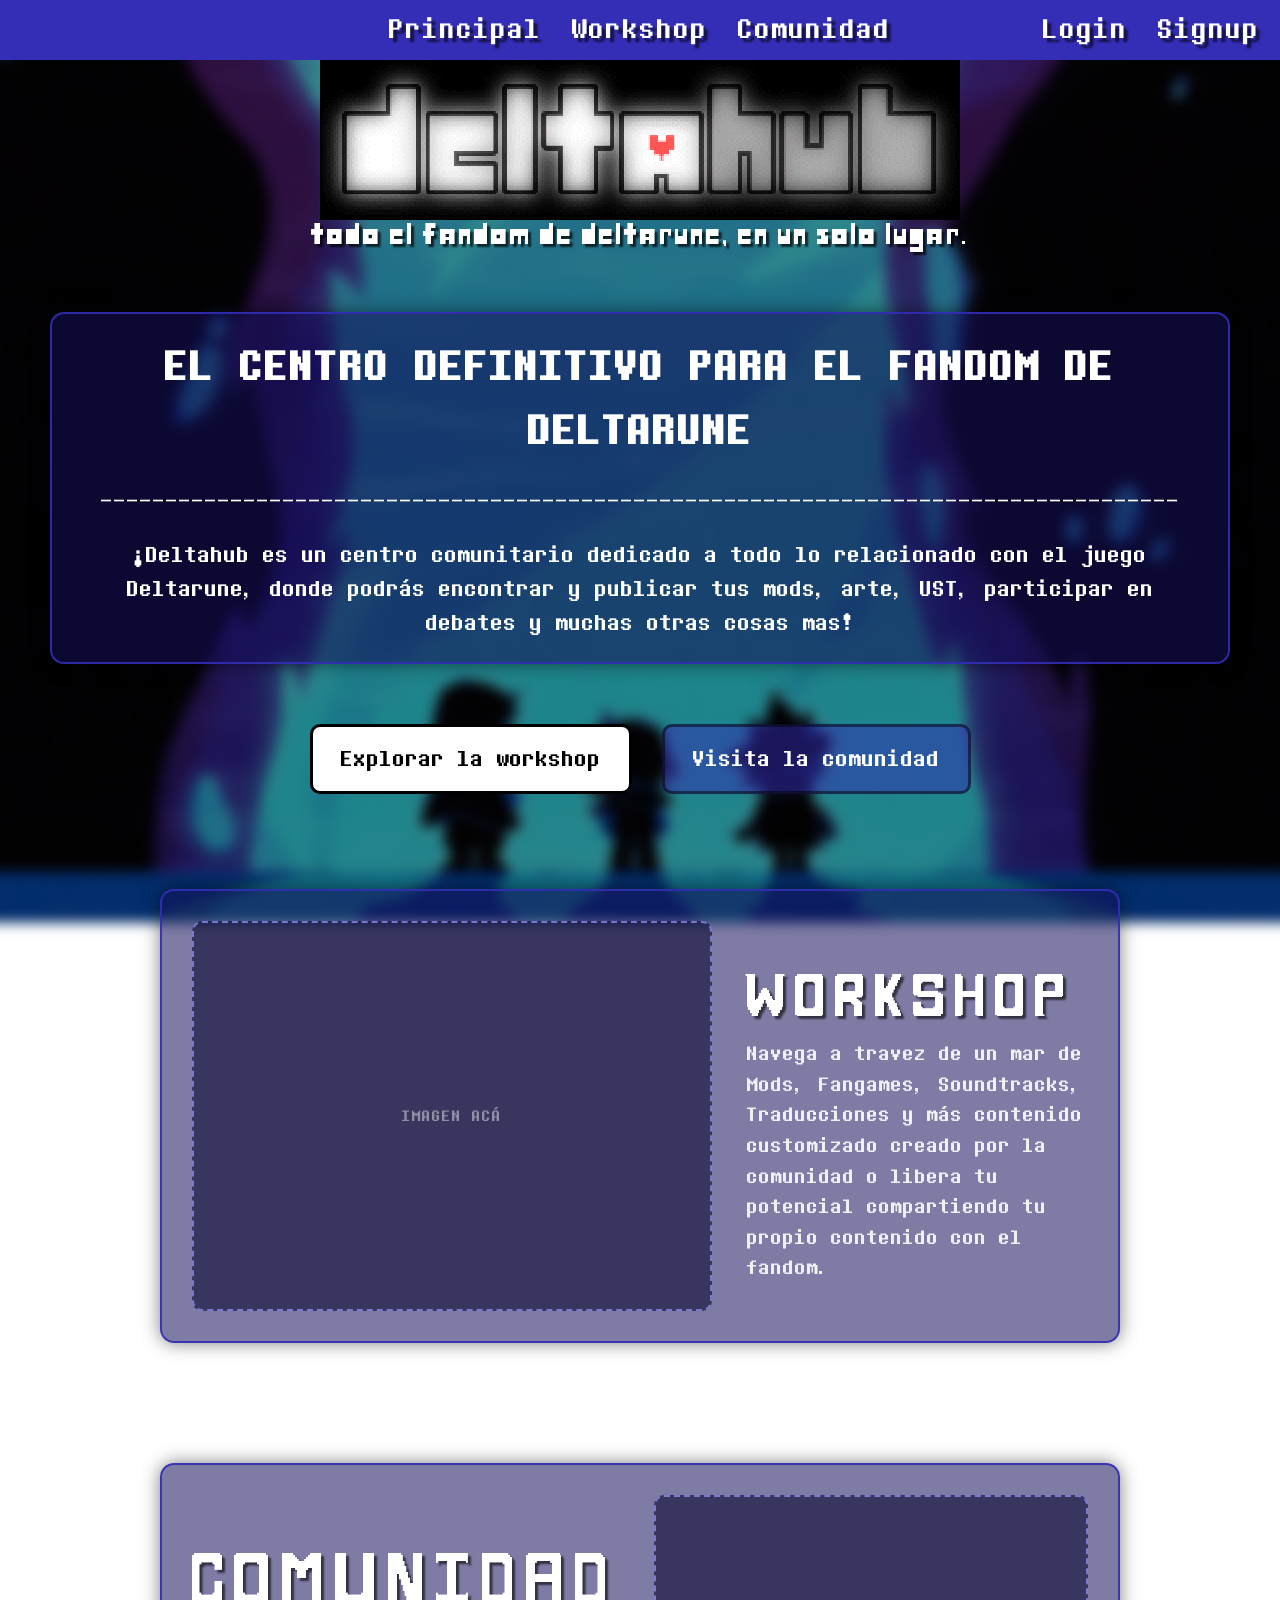
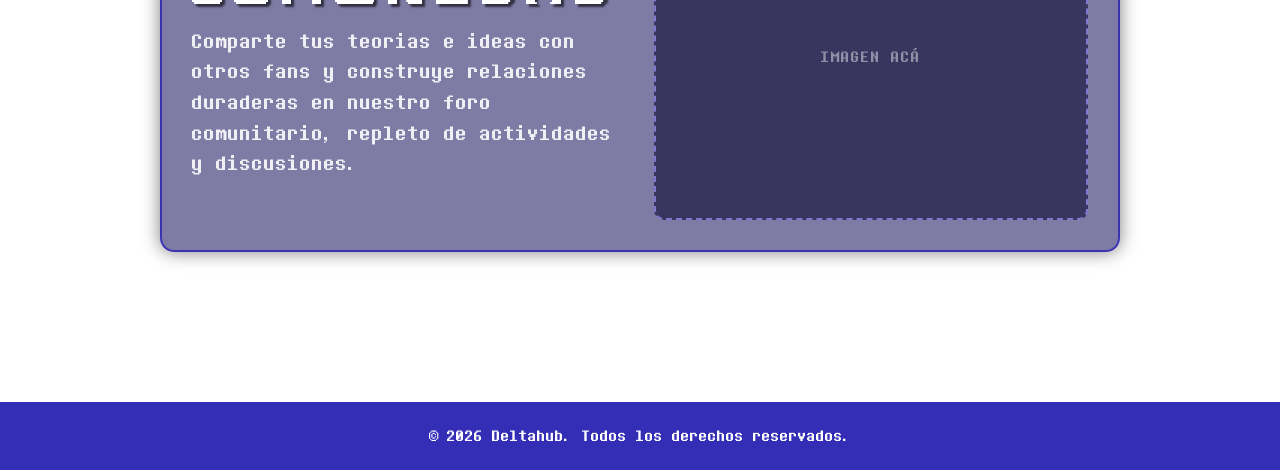
<file: index.html>
<!DOCTYPE html>
<html lang="es">
<head>
    <meta charset="UTF-8">
    <meta name="viewport" content="width=device-width, initial-scale=1.0">
    <link rel="stylesheet" href="style.css">
    <title>Deltahub</title>
    <link rel="icon" type="image/png" href="\favicon\favicon-96x96.png" sizes="96x96" />
    <link rel="icon" type="image/svg+xml" href="\favicon\favicon.svg" />
    <link rel="shortcut icon" href="\favicon\favicon.ico" />
    <link rel="apple-touch-icon" sizes="180x180" href="\favicon\apple-touch-icon.png" />
    <meta name="apple-mobile-web-app-title" content="Deltahub" />
    <link rel="manifest" href="\favicon\site.webmanifest" />
</head>
<body>
    <header>
        <a href="index.html" class="header-logo" id="header-logo">
            <img src="/imagenes/DeltahubLogo3px.png" alt="logo deltahub">
        </a>
        <a href="" id="shadow">Principal</a>
        <a href="workshop.html" id="shadow">Workshop</a>
        <a href="community.html" id="shadow">Comunidad</a>
        <div class="auth">
            <a href="login.html" id="shadow">Login</a>
            <a href="register.html" id="shadow">Signup</a>
        </div>
    </header>

    <main>
        <div class="logohome"><img src="\imagenes\DeltaHubanim.gif" alt="logo deltahub"></div>

        <div class="slogan"><h2>todo el fandom de deltarune, en un solo lugar.</h2></div>

        <div class="info_main">

            <h2>
                EL CENTRO DEFINITIVO PARA EL FANDOM DE DELTARUNE
            </h2>
            <p>-----------------------------------------------------------------------------------</p>
            <p>
                ¡Deltahub es un centro comunitario dedicado a todo lo relacionado con el juego Deltarune,
                donde podrás encontrar y publicar tus mods, arte, UST, participar en debates y
                muchas otras cosas mas!
            </p>

        </div>

        <div class="main_buttons">
            <a href="workshop.html" class="boton">Explorar la workshop</a>
            <a href="community.html" class="boton2">Visita la comunidad</a>
        </div>

        <section class="features">

            <article class="feature-card">
                <div class="feature-img">IMAGEN ACÁ</div>
                <div class="feature-text">
                    <h3><a href="workshop.html" style="color:inherit">WORKSHOP</a></h3>
                    <p>
                        Navega a travez de un mar de Mods, Fangames, Soundtracks, Traducciones y más contenido customizado creado
                        por la comunidad o libera tu potencial compartiendo tu propio contenido con el fandom.
                    </p>
                </div>
            </article>

            <article class="feature-card reverse">
                <div class="feature-img">IMAGEN ACÁ</div>
                <div class="feature-text">
                    <h3>COMUNIDAD</h3>
                    <p>
                    Comparte tus teorias e ideas con otros fans y construye relaciones duraderas en nuestro foro comunitario,
                    repleto de actividades y discusiones.
                    </p>
                </div>
            </article>

        </section>

    </main>

    <footer>
        <p>&copy; 2026 Deltahub. Todos los derechos reservados.</p>
    </footer>
    <script src="script.js"></script>
</body>
</html>
</file>
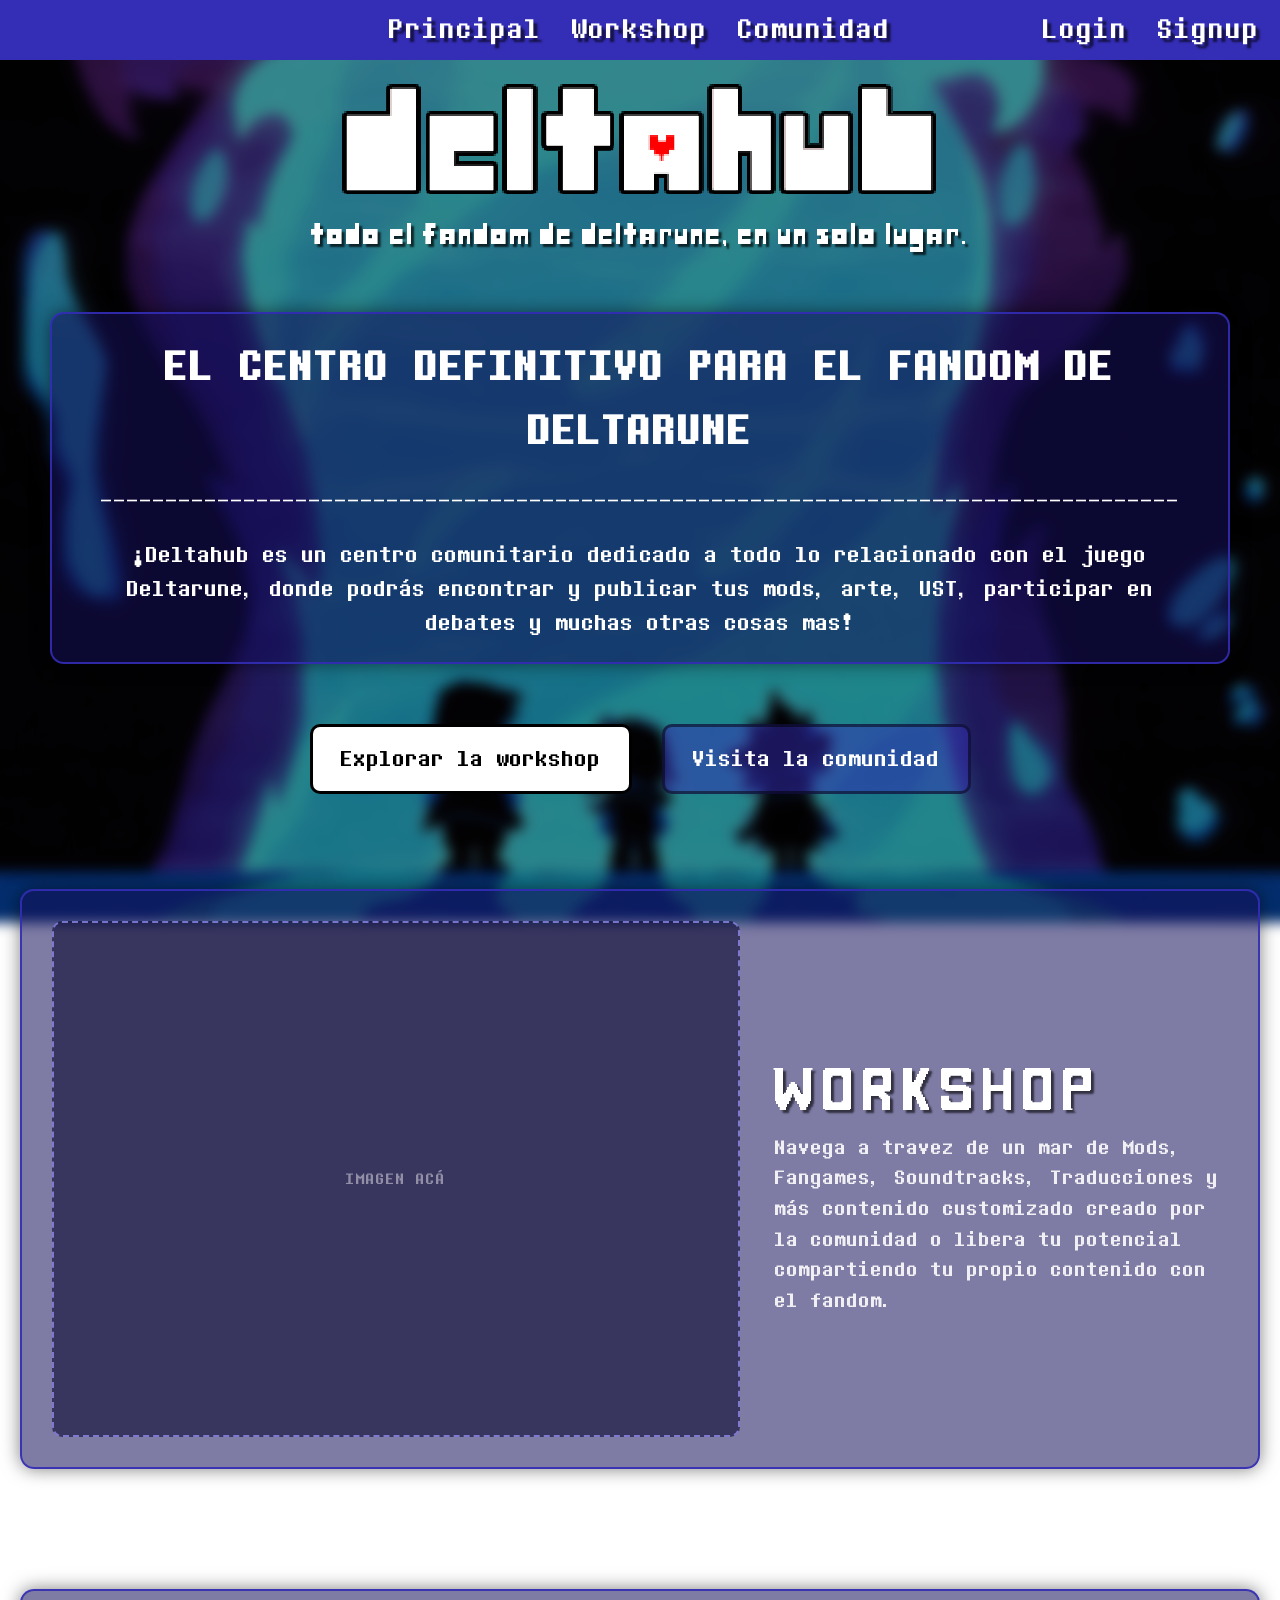
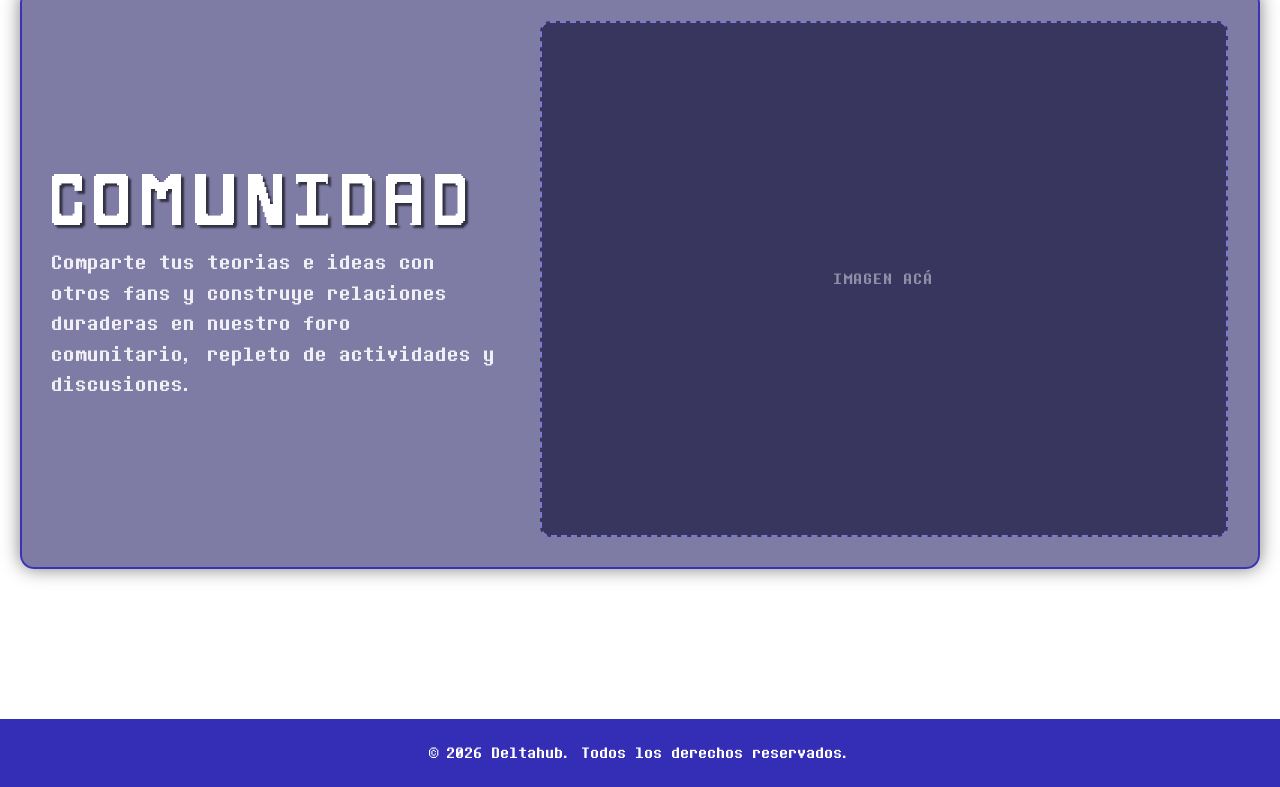
<file: codigo/index.html>
<!DOCTYPE html>
<html lang="es">
<head>
    <meta charset="UTF-8">
    <meta name="viewport" content="width=device-width, initial-scale=1.0">
    <link rel="stylesheet" href="style.css">
    <title>Deltahub</title>
    <link rel="icon" type="image/png" href="\codigo\favicon\favicon-96x96.png" sizes="96x96" />
    <link rel="icon" type="image/svg+xml" href="\codigo\favicon\favicon.svg" />
    <link rel="shortcut icon" href="\codigo\favicon\favicon.ico" />
    <link rel="apple-touch-icon" sizes="180x180" href="\codigo\favicon\apple-touch-icon.png" />
    <meta name="apple-mobile-web-app-title" content="Deltahub" />
    <link rel="manifest" href="\codigo\favicon\site.webmanifest" />
</head>
<body>
    <header>
        <a href="index.html" class="header-logo" id="header-logo">
            <img src="/codigo/imagenes/DeltahubLogo3px.png" alt="logo deltahub">
        </a>
        <a href="" id="shadow">Principal</a>
        <a href="workshop.html" id="shadow">Workshop</a>
        <a href="community.html" id="shadow">Comunidad</a>
        <div class="auth">
            <a href="login.html" id="shadow">Login</a>
            <a href="register.html" id="shadow">Signup</a>
        </div>
    </header>

    <main>
        <div class="logohome"><img src="\codigo\imagenes\DeltahubLogo3px.png" alt="logo deltahub"></div>

        <div class="slogan"><h2>todo el fandom de deltarune, en un solo lugar.</h2></div>

        <div class="info_main">

            <h2>
                EL CENTRO DEFINITIVO PARA EL FANDOM DE DELTARUNE
            </h2>
            <p>-----------------------------------------------------------------------------------</p>
            <p>
                ¡Deltahub es un centro comunitario dedicado a todo lo relacionado con el juego Deltarune,
                donde podrás encontrar y publicar tus mods, arte, UST, participar en debates y
                muchas otras cosas mas!
            </p>

        </div>

        <div class="main_buttons">
            <a href="workshop.html" class="boton">Explorar la workshop</a>
            <a href="" class="boton2">Visita la comunidad</a>
        </div>

        <section class="features">

            <article class="feature-card">
                <div class="feature-img">IMAGEN ACÁ</div>
                <div class="feature-text">
                    <h3><a href="workshop.html" style="color:inherit">WORKSHOP</a></h3>
                    <p>
                        Navega a travez de un mar de Mods, Fangames, Soundtracks, Traducciones y más contenido customizado creado
                        por la comunidad o libera tu potencial compartiendo tu propio contenido con el fandom.
                    </p>
                </div>
            </article>

            <article class="feature-card reverse">
                <div class="feature-img">IMAGEN ACÁ</div>
                <div class="feature-text">
                    <h3>COMUNIDAD</h3>
                    <p>
                    Comparte tus teorias e ideas con otros fans y construye relaciones duraderas en nuestro foro comunitario,
                    repleto de actividades y discusiones.
                    </p>
                </div>
            </article>

        </section>

    </main>

    <footer>
        <p>&copy; 2026 Deltahub. Todos los derechos reservados.</p>
    </footer>
    <script src="script.js"></script>
</body>
</html>
</file>
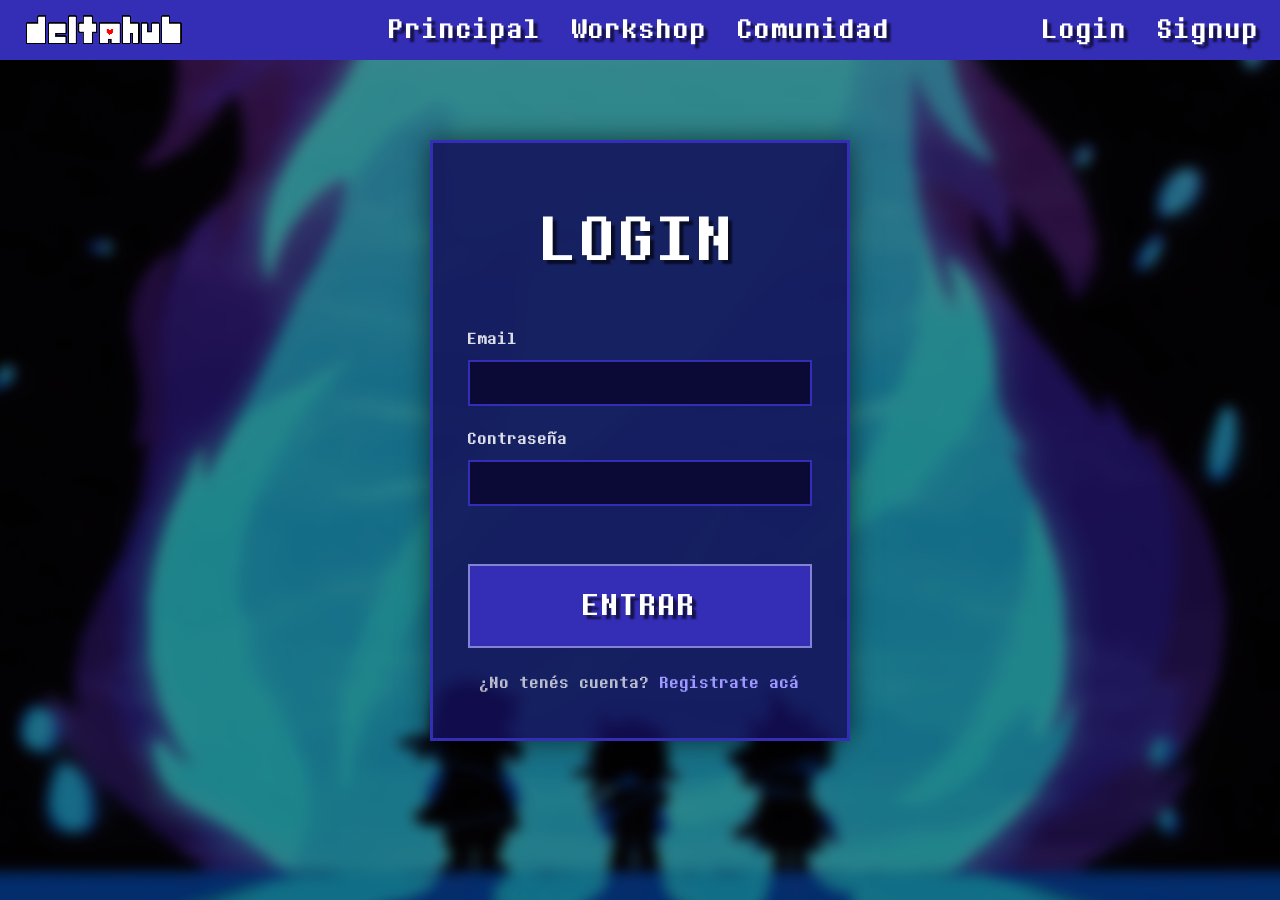
<file: login.html>
<!DOCTYPE html>
<html lang="es">
<head>
    <meta charset="UTF-8">
    <meta name="viewport" content="width=device-width, initial-scale=1.0">
    <link rel="stylesheet" href="style.css">
    <title>Login - DeltaHub</title>
    <link rel="icon" type="image/png" href="favicon\favicon-96x96.png" sizes="96x96" />
    <link rel="icon" type="image/svg+xml" href="favicon\favicon.svg" />
    <link rel="shortcut icon" href="favicon\favicon.ico" />
    <link rel="apple-touch-icon" sizes="180x180" href="favicon\apple-touch-icon.png" />
    <meta name="apple-mobile-web-app-title" content="Deltahub" />
    <link rel="manifest" href="codigo\favicon\site.webmanifest" />
</head>
<body>
    <header>
        <a href="index.php"  class="header-logo-LoginRegister">
            <img src="imagenes\DeltahubLogo3px.png" alt="logo deltahub">
        </a>
        <a href="index.php" id="shadow">Principal</a>
        <a href="workshop.php" id="shadow">Workshop</a>
        <a href="community.php" id="shadow">Comunidad</a>
        <div class="auth">
            <a href="login.html" id="shadow">Login</a>
            <a href="register.html" id="shadow">Signup</a>
        </div>
    </header>

    <main class="form-card">
        <h1>LOGIN</h1>

        <form action="login.php" method="POST">
            <label for="email">Email</label>
            <input type="email" id="email" name="email" autocomplete="email" required>

            <label for="password">Contraseña</label>
            <input type="password" id="password" name="password" autocomplete="current-password">

            <p id="msg" class="msg"></p>

            <button type="submit" class="btn">ENTRAR</button>
        </form>

        <p class="switch">¿No tenés cuenta? <a href="register.html">Registrate acá</a></p>
    </main>

    <script src="script.js"></script>
</body>
</html>
</file>
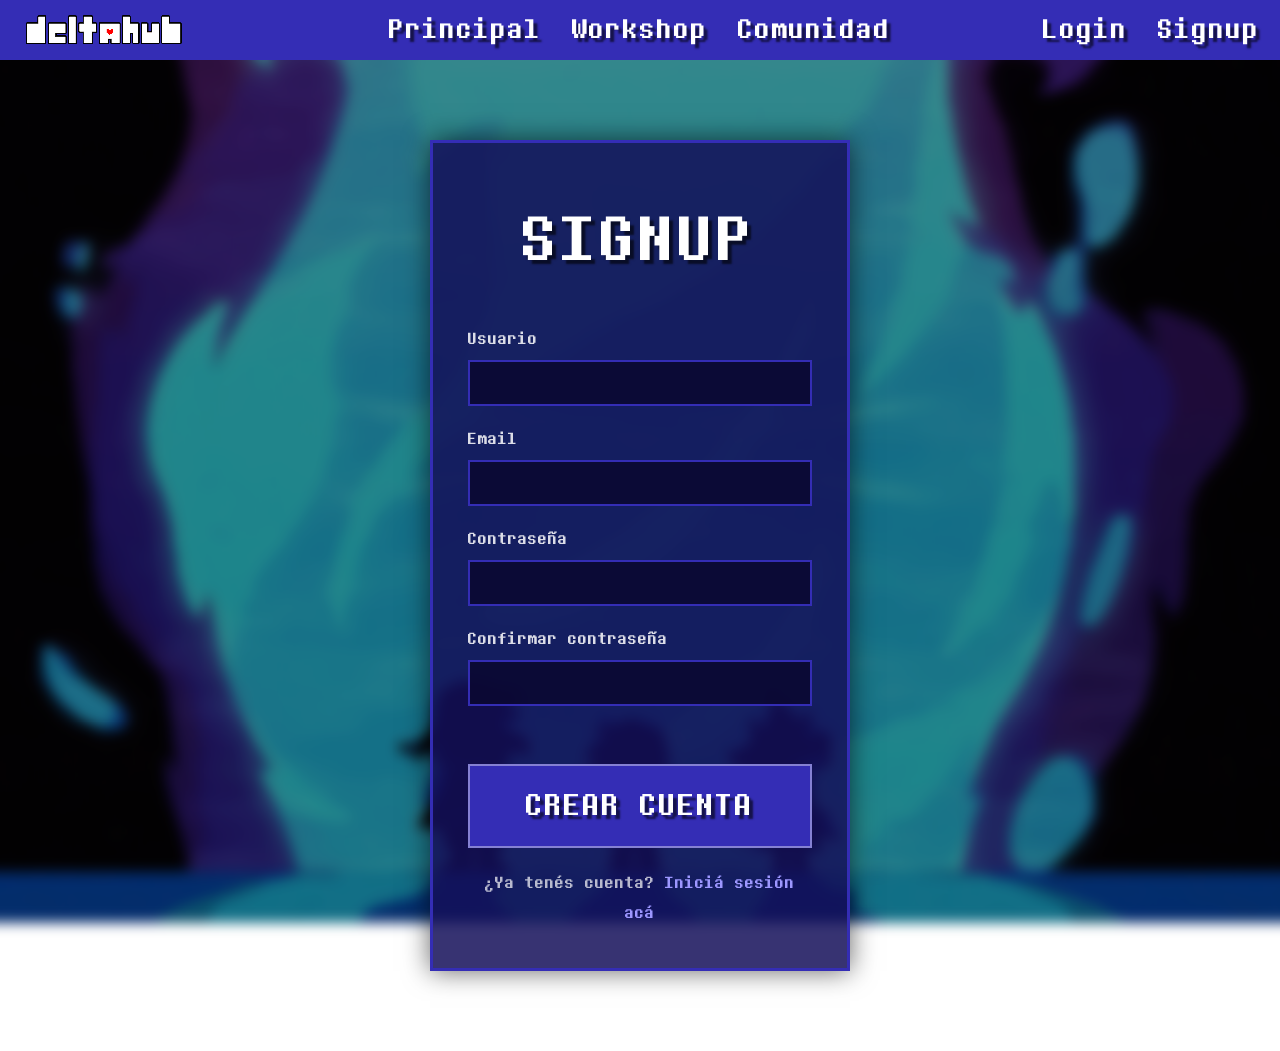
<file: register.html>
<!DOCTYPE html>
<html lang="es">
<head>
    <meta charset="UTF-8">
    <meta name="viewport" content="width=device-width, initial-scale=1.0">
    <link rel="stylesheet" href="style.css">
    <title>Registro - DeltaHub</title>
    <link rel="icon" type="image/png" href="favicon\favicon-96x96.png" sizes="96x96" />
    <link rel="icon" type="image/svg+xml" href="favicon\favicon.svg" />
    <link rel="shortcut icon" href="favicon\favicon.ico" />
    <link rel="apple-touch-icon" sizes="180x180" href="favicon\apple-touch-icon.png" />
    <meta name="apple-mobile-web-app-title" content="Deltahub" />
    <link rel="manifest" href="favicon\site.webmanifest" />
</head>
<body>
    <header>
        <a href="index.php"  class="header-logo-LoginRegister">
            <img src="imagenes\DeltahubLogo3px.png" alt="logo deltahub">
        </a>
        <a href="index.php" id="shadow">Principal</a>
        <a href="workshop.php" id="shadow">Workshop</a>
        <a href="community.php" id="shadow">Comunidad</a>
        <div class="auth">
            <a href="login.html" id="shadow">Login</a>
            <a href="register.html" id="shadow">Signup</a>
        </div>
    </header>

    <main class="form-card">
        <h1>SIGNUP</h1>

        <form action="register.php" method="POST">
            <label for="username">Usuario</label>
            <input type="text" id="username" name="username" autocomplete="username" required>

            <label for="email">Email</label>
            <input type="email" id="email" name="email" autocomplete="email" required>

            <label for="password">Contraseña</label>
            <input type="password" id="password" name="password" autocomplete="new-password" required>

            <label for="confirm">Confirmar contraseña</label>
            <input type="password" id="confirm" name="confirm" autocomplete="new-password" required>

            <p id="msg" class="msg"></p>

            <button type="submit" class="btn">CREAR CUENTA</button>
        </form>

        <p class="switch">¿Ya tenés cuenta? <a href="login.html">Iniciá sesión acá</a></p>
    </main>

    <script src="script.js"></script>
</body>
</html>
</file>
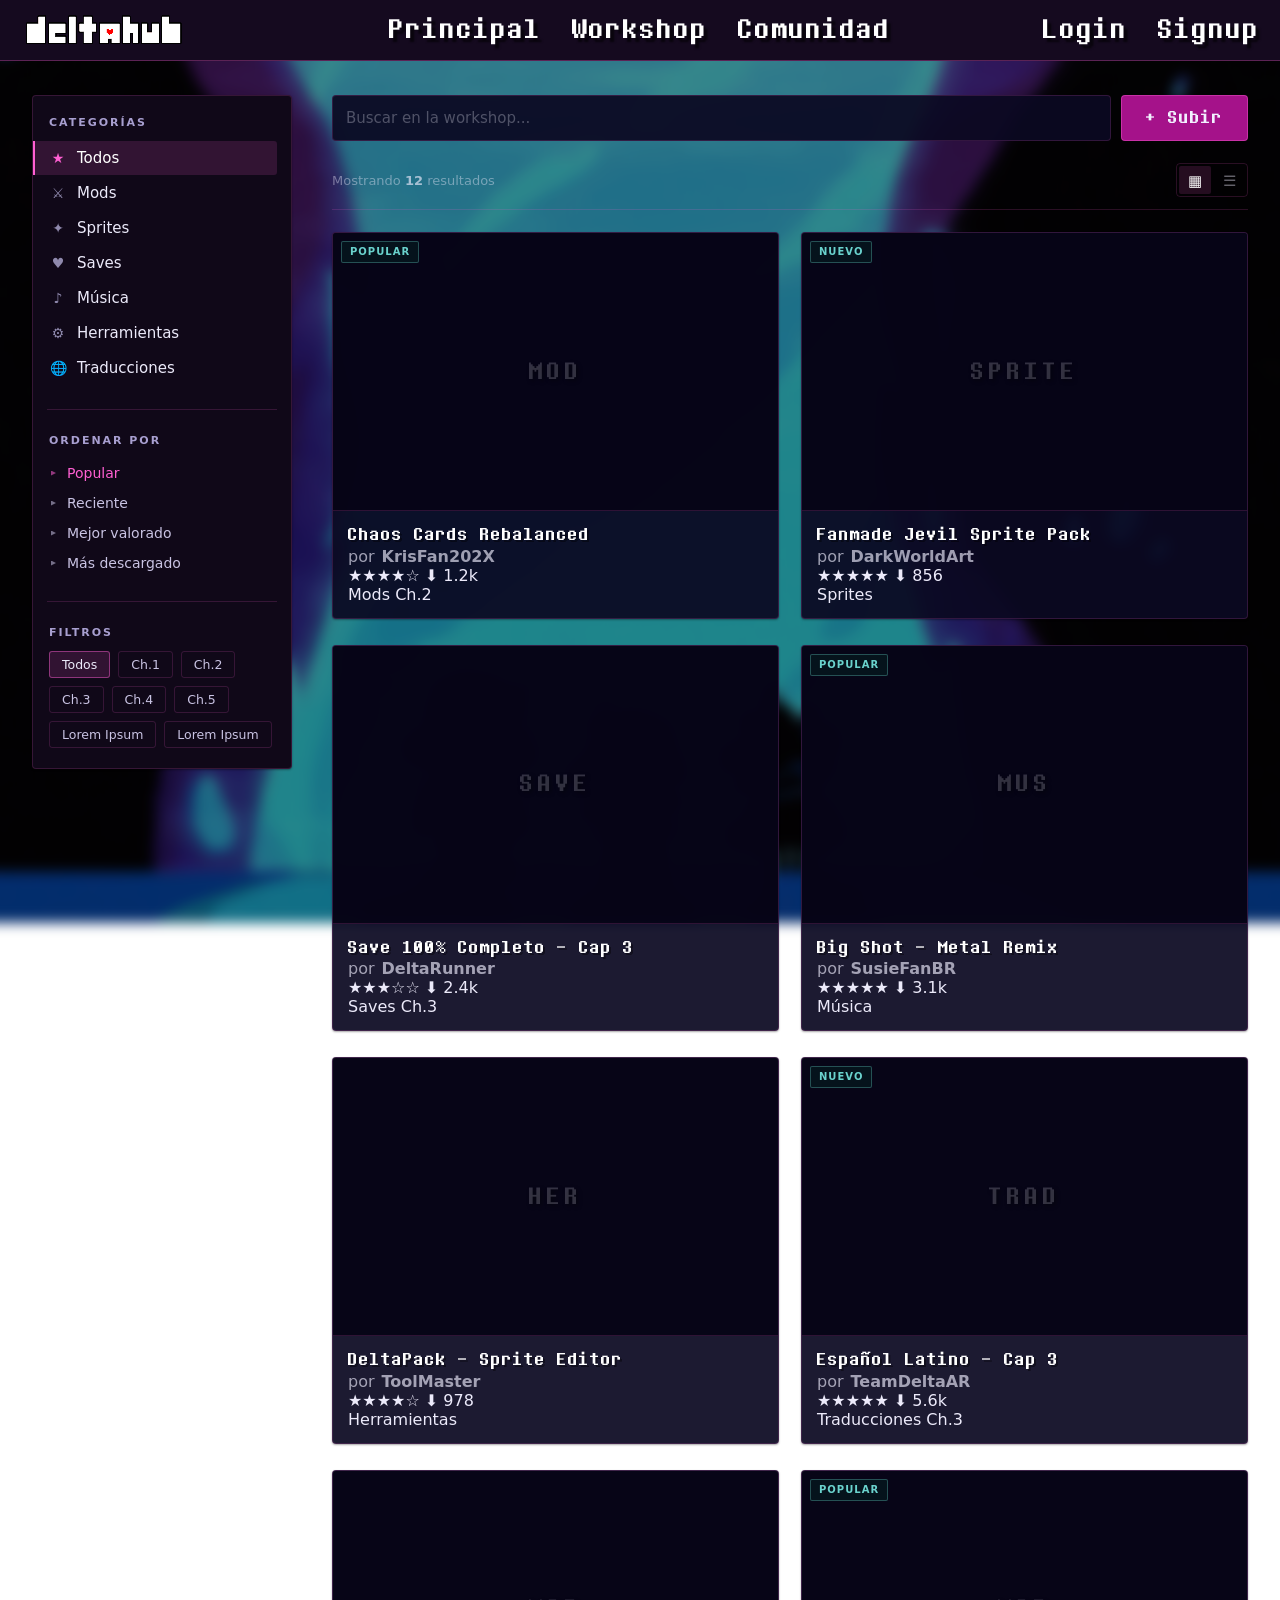
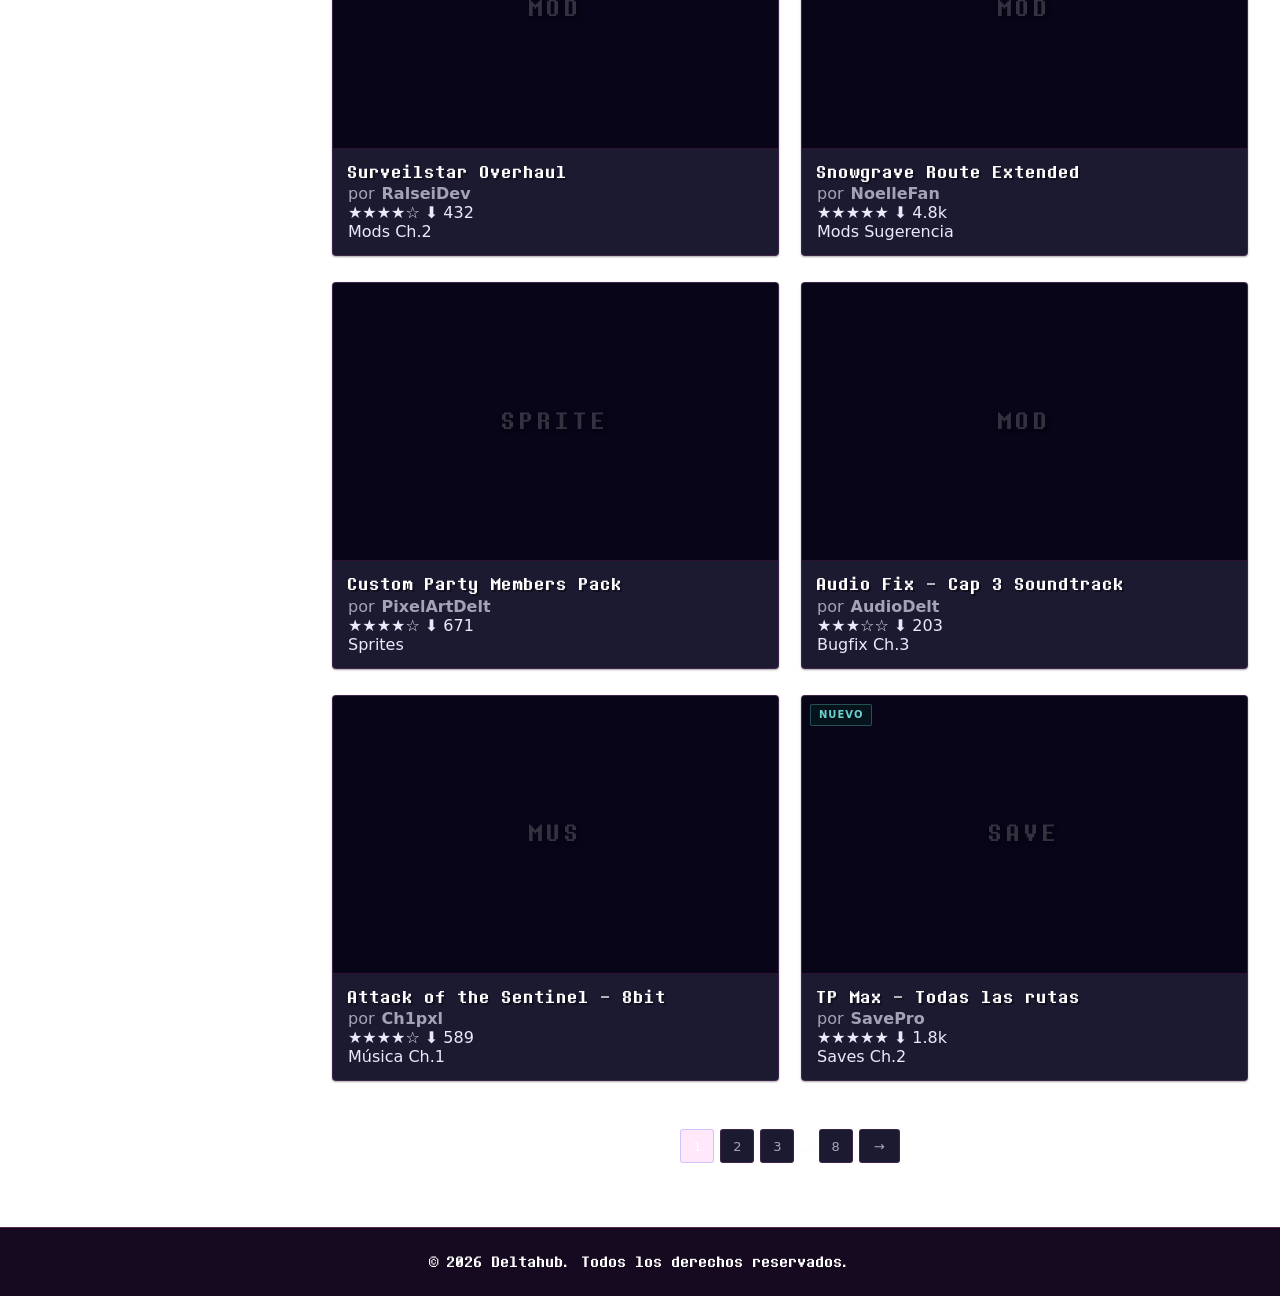
<file: workshop.html>
<!DOCTYPE html>
<html lang="es">
<head>
    <meta charset="UTF-8">
    <meta name="viewport" content="width=device-width, initial-scale=1.0">
    <link rel="stylesheet" href="style.css">
    <title>Workshop - DeltaHub</title>
    <link rel="icon" type="image/png" href="favicon\favicon-96x96.png" sizes="96x96" />
    <link rel="icon" type="image/svg+xml" href="favicon\favicon.svg" />
    <link rel="shortcut icon" href="favicon\favicon.ico" />
    <link rel="apple-touch-icon" sizes="180x180" href="favicon\apple-touch-icon.png" />
    <meta name="apple-mobile-web-app-title" content="Deltahub" />
    <link rel="manifest" href="favicon\site.webmanifest" />
</head>
<body class="workshop">
    <header>
        <a href="index.php" class="header-logo-LoginRegister">
            <img src="imagenes/DeltahubLogo3px.png" alt="logo deltahub">
        </a>
        <a href="index.php" id="shadow">Principal</a>
        <a href="workshop.html" id="shadow">Workshop</a>
        <a href="community.html" id="shadow">Comunidad</a>
        <div class="auth">
            <a href="login.html" id="shadow">Login</a>
            <a href="register.html" id="shadow">Signup</a>
        </div>
    </header>

    <main class="workshop-layout">

        <!-- BARRA LATERAL IZQUIERDA -->
        <aside class="ws-sidebar">
            <div class="ws-sidebar-section">
                <h3 class="ws-sidebar-title">Categorías</h3>
                <ul class="ws-category-list">
                    <li class="ws-category active" data-category="all">
                        <span class="ws-cat-icon">★</span> Todos
                    </li>
                    <li class="ws-category" data-category="mods">
                        <span class="ws-cat-icon">⚔</span> Mods
                    </li>
                    <li class="ws-category" data-category="sprites">
                        <span class="ws-cat-icon">✦</span> Sprites
                    </li>
                    <li class="ws-category" data-category="saves">
                        <span class="ws-cat-icon">♥</span> Saves
                    </li>
                    <li class="ws-category" data-category="musica">
                        <span class="ws-cat-icon">♪</span> Música
                    </li>
                    <li class="ws-category" data-category="herramientas">
                        <span class="ws-cat-icon">⚙</span> Herramientas
                    </li>
                    <li class="ws-category" data-category="traducciones">
                        <span class="ws-cat-icon">🌐</span> Traducciones
                    </li>
                </ul>
            </div>

            <div class="ws-sidebar-section">
                <h3 class="ws-sidebar-title">Ordenar por</h3>
                <ul class="ws-sort-list">
                    <li class="ws-sort active" data-sort="popular">Popular</li>
                    <li class="ws-sort" data-sort="reciente">Reciente</li>
                    <li class="ws-sort" data-sort="valorado">Mejor valorado</li>
                    <li class="ws-sort" data-sort="descargas">Más descargado</li>
                </ul>
            </div>

            <div class="ws-sidebar-section">
                <h3 class="ws-sidebar-title">Filtros</h3>
                <div class="ws-filter-tags">
                    <button class="ws-tag active">Todos</button>
                    <button data-category="capitulo1" class="ws-tag">Ch.1</button>
                    <button class="ws-tag">Ch.2</button>
                    <button class="ws-tag">Ch.3</button>
                    <button class="ws-tag">Ch.4</button>
                    <button class="ws-tag">Ch.5</button>
                    <button class="ws-tag">Lorem Ipsum</button>
                    <button class="ws-tag">Lorem Ipsum</button>
                </div>
            </div>
        </aside>

        <!-- CONTENIDO PRINCIPAL -->
        <section class="ws-content">

            <!-- BARRA DE BÚSQUEDA -->
            <div class="ws-searchbar">
                <div class="ws-search-input-wrap">
                    <input type="text" id="ws-search" placeholder="Buscar en la workshop..." autocomplete="off">
                </div>
                <button class="ws-upload-btn">+ Subir</button>
            </div>

            <!-- FILTROS ACTIVOS / RESULTS INFO -->
            <div class="ws-results-bar">
                <span class="ws-results-count">Mostrando <strong>12</strong> resultados</span>
                <div class="ws-view-toggle">
                    <button class="ws-view-btn active" data-view="grid" title="Vista cuadrícula">▦</button>
                    <button class="ws-view-btn" data-view="list" title="Vista lista">☰</button>
                </div>
            </div>

            <!-- GRID DE ITEMS -->
            <div class="ws-grid">

                <article class="ws-item">
                    <div class="ws-item-thumb">
                        <div class="ws-item-thumb-placeholder">MOD</div>
                        <span class="ws-item-badge popular">Popular</span>
                    </div>
                    <div class="ws-item-info">
                        <h4 class="ws-item-title"> Chaos Cards Rebalanced</h4>
                        <p class="ws-item-author">por <strong>KrisFan202X</strong></p>
                        <div class="ws-item-meta">
                            <span class="ws-item-rating">★★★★☆</span>
                            <span class="ws-item-downloads">⬇ 1.2k</span>
                        </div>
                        <div class="ws-item-tags">
                            <span class="ws-item-tag">Mods</span>
                            <span class="ws-item-tag">Ch.2</span>
                        </div>
                    </div>
                </article>

                <article class="ws-item">
                    <div class="ws-item-thumb">
                        <div class="ws-item-thumb-placeholder">SPRITE</div>
                        <span class="ws-item-badge new">Nuevo</span>
                    </div>
                    <div class="ws-item-info">
                        <h4 class="ws-item-title">Fanmade Jevil Sprite Pack</h4>
                        <p class="ws-item-author">por <strong>DarkWorldArt</strong></p>
                        <div class="ws-item-meta">
                            <span class="ws-item-rating">★★★★★</span>
                            <span class="ws-item-downloads">⬇ 856</span>
                        </div>
                        <div class="ws-item-tags">
                            <span class="ws-item-tag">Sprites</span>
                        </div>
                    </div>
                </article>

                <article class="ws-item">
                    <div class="ws-item-thumb">
                        <div class="ws-item-thumb-placeholder">SAVE</div>
                    </div>
                    <div class="ws-item-info">
                        <h4 class="ws-item-title">Save 100% Completo - Cap 3</h4>
                        <p class="ws-item-author">por <strong>DeltaRunner</strong></p>
                        <div class="ws-item-meta">
                            <span class="ws-item-rating">★★★☆☆</span>
                            <span class="ws-item-downloads">⬇ 2.4k</span>
                        </div>
                        <div class="ws-item-tags">
                            <span class="ws-item-tag">Saves</span>
                            <span class="ws-item-tag">Ch.3</span>
                        </div>
                    </div>
                </article>

                <article class="ws-item">
                    <div class="ws-item-thumb">
                        <div class="ws-item-thumb-placeholder">MUS</div>
                        <span class="ws-item-badge popular">Popular</span>
                    </div>
                    <div class="ws-item-info">
                        <h4 class="ws-item-title">Big Shot - Metal Remix</h4>
                        <p class="ws-item-author">por <strong>SusieFanBR</strong></p>
                        <div class="ws-item-meta">
                            <span class="ws-item-rating">★★★★★</span>
                            <span class="ws-item-downloads">⬇ 3.1k</span>
                        </div>
                        <div class="ws-item-tags">
                            <span class="ws-item-tag">Música</span>
                        </div>
                    </div>
                </article>

                <article class="ws-item">
                    <div class="ws-item-thumb">
                        <div class="ws-item-thumb-placeholder">HER</div>
                    </div>
                    <div class="ws-item-info">
                        <h4 class="ws-item-title">DeltaPack - Sprite Editor</h4>
                        <p class="ws-item-author">por <strong>ToolMaster</strong></p>
                        <div class="ws-item-meta">
                            <span class="ws-item-rating">★★★★☆</span>
                            <span class="ws-item-downloads">⬇ 978</span>
                        </div>
                        <div class="ws-item-tags">
                            <span class="ws-item-tag">Herramientas</span>
                        </div>
                    </div>
                </article>

                <article class="ws-item">
                    <div class="ws-item-thumb">
                        <div class="ws-item-thumb-placeholder">TRAD</div>
                        <span class="ws-item-badge new">Nuevo</span>
                    </div>
                    <div class="ws-item-info">
                        <h4 class="ws-item-title">Español Latino - Cap 3</h4>
                        <p class="ws-item-author">por <strong>TeamDeltaAR</strong></p>
                        <div class="ws-item-meta">
                            <span class="ws-item-rating">★★★★★</span>
                            <span class="ws-item-downloads">⬇ 5.6k</span>
                        </div>
                        <div class="ws-item-tags">
                            <span class="ws-item-tag">Traducciones</span>
                            <span class="ws-item-tag">Ch.3</span>
                        </div>
                    </div>
                </article>

                <article class="ws-item">
                    <div class="ws-item-thumb">
                        <div class="ws-item-thumb-placeholder">MOD</div>
                    </div>
                    <div class="ws-item-info">
                        <h4 class="ws-item-title">Surveilstar Overhaul</h4>
                        <p class="ws-item-author">por <strong>RalseiDev</strong></p>
                        <div class="ws-item-meta">
                            <span class="ws-item-rating">★★★★☆</span>
                            <span class="ws-item-downloads">⬇ 432</span>
                        </div>
                        <div class="ws-item-tags">
                            <span class="ws-item-tag">Mods</span>
                            <span class="ws-item-tag">Ch.2</span>
                        </div>
                    </div>
                </article>

                <article class="ws-item">
                    <div class="ws-item-thumb">
                        <div class="ws-item-thumb-placeholder">MOD</div>
                        <span class="ws-item-badge popular">Popular</span>
                    </div>
                    <div class="ws-item-info">
                        <h4 class="ws-item-title">Snowgrave Route Extended</h4>
                        <p class="ws-item-author">por <strong>NoelleFan</strong></p>
                        <div class="ws-item-meta">
                            <span class="ws-item-rating">★★★★★</span>
                            <span class="ws-item-downloads">⬇ 4.8k</span>
                        </div>
                        <div class="ws-item-tags">
                            <span class="ws-item-tag">Mods</span>
                            <span class="ws-item-tag">Sugerencia</span>
                        </div>
                    </div>
                </article>

                <article class="ws-item">
                    <div class="ws-item-thumb">
                        <div class="ws-item-thumb-placeholder">SPRITE</div>
                    </div>
                    <div class="ws-item-info">
                        <h4 class="ws-item-title">Custom Party Members Pack</h4>
                        <p class="ws-item-author">por <strong>PixelArtDelt</strong></p>
                        <div class="ws-item-meta">
                            <span class="ws-item-rating">★★★★☆</span>
                            <span class="ws-item-downloads">⬇ 671</span>
                        </div>
                        <div class="ws-item-tags">
                            <span class="ws-item-tag">Sprites</span>
                        </div>
                    </div>
                </article>

                <article class="ws-item">
                    <div class="ws-item-thumb">
                        <div class="ws-item-thumb-placeholder">MOD</div>
                    </div>
                    <div class="ws-item-info">
                        <h4 class="ws-item-title">Audio Fix - Cap 3 Soundtrack</h4>
                        <p class="ws-item-author">por <strong>AudioDelt</strong></p>
                        <div class="ws-item-meta">
                            <span class="ws-item-rating">★★★☆☆</span>
                            <span class="ws-item-downloads">⬇ 203</span>
                        </div>
                        <div class="ws-item-tags">
                            <span class="ws-item-tag">Bugfix</span>
                            <span class="ws-item-tag">Ch.3</span>
                        </div>
                    </div>
                </article>

                <article data-category="capitulo1" class="ws-item">
                    <div class="ws-item-thumb">
                        <div class="ws-item-thumb-placeholder">MUS</div>
                    </div>
                    <div class="ws-item-info">
                        <h4 class="ws-item-title">Attack of the Sentinel - 8bit</h4>
                        <p class="ws-item-author">por <strong>Ch1pxl</strong></p>
                        <div class="ws-item-meta">
                            <span class="ws-item-rating">★★★★☆</span>
                            <span class="ws-item-downloads">⬇ 589</span>
                        </div>
                        <div class="ws-item-tags">
                            <span class="ws-item-tag">Música</span>
                            <span class="ws-item-tag">Ch.1</span>
                        </div>
                    </div>
                </article>

                <article class="ws-item">
                    <div class="ws-item-thumb">
                        <div class="ws-item-thumb-placeholder">SAVE</div>
                        <span class="ws-item-badge new">Nuevo</span>
                    </div>
                    <div class="ws-item-info">
                        <h4 class="ws-item-title">TP Max - Todas las rutas</h4>
                        <p class="ws-item-author">por <strong>SavePro</strong></p>
                        <div class="ws-item-meta">
                            <span class="ws-item-rating">★★★★★</span>
                            <span class="ws-item-downloads">⬇ 1.8k</span>
                        </div>
                        <div class="ws-item-tags">
                            <span class="ws-item-tag">Saves</span>
                            <span class="ws-item-tag">Ch.2</span>
                        </div>
                    </div>
                </article>

            </div>

            <!-- PAGINACIÓN -->
            <div class="ws-pagination">
                <button class="ws-page-btn active">1</button>
                <button class="ws-page-btn">2</button>
                <button class="ws-page-btn">3</button>
                <span class="ws-page-dots">...</span>
                <button class="ws-page-btn">8</button>
                <button class="ws-page-btn ws-page-next">→</button>
            </div>

        </section>

    </main>

    <footer>
        <p>&copy; 2026 Deltahub. Todos los derechos reservados.</p>
    </footer>
    <script src="script.js"></script>
</body>
</html>
</file>
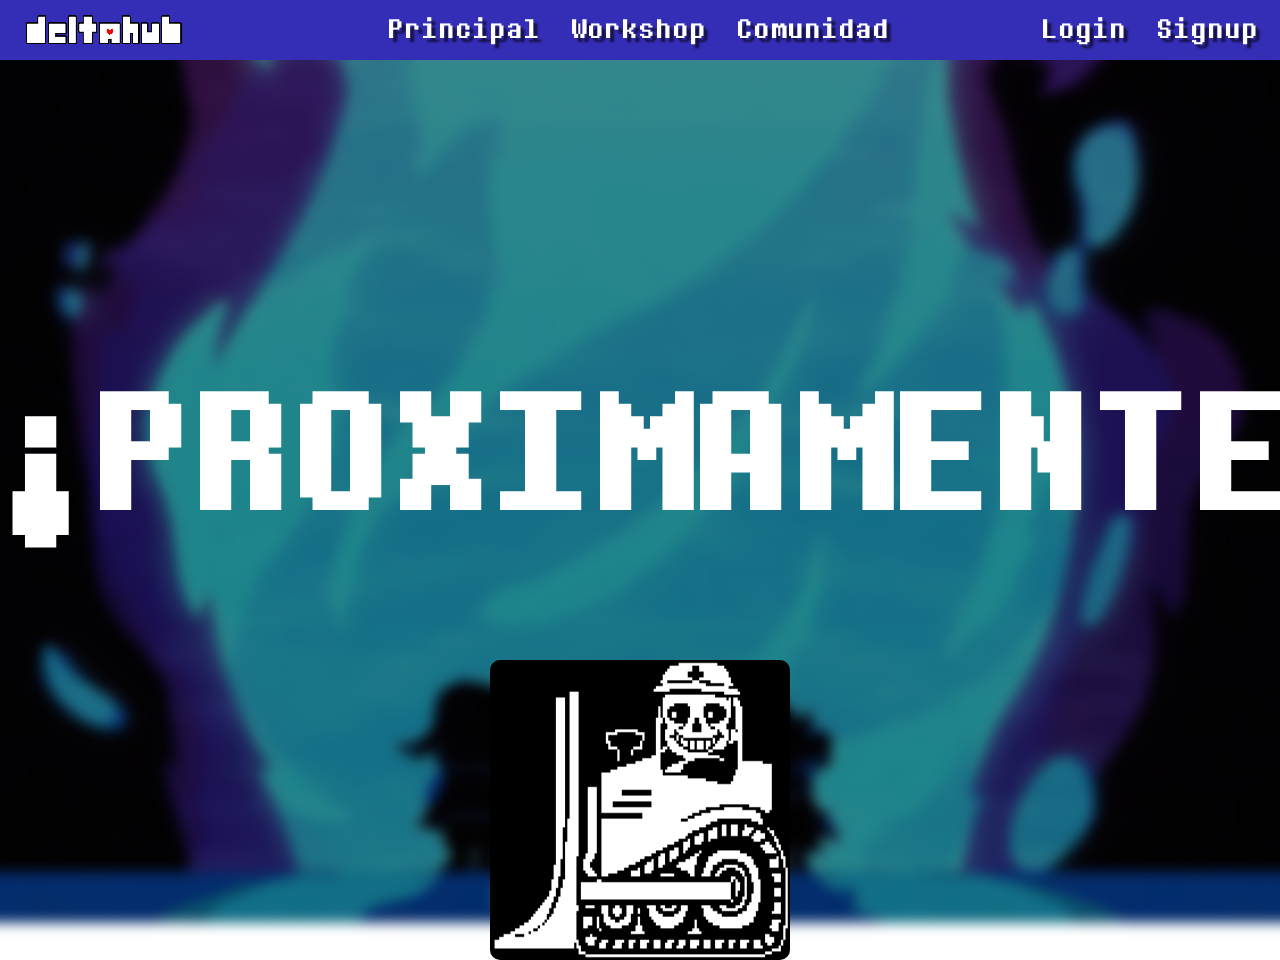
<file: codigo/community.html>
<!DOCTYPE html>
<html lang="en">
<head>
    <meta charset="UTF-8">
    <meta name="viewport" content="width=device-width, initial-scale=1.0">
    <link rel="stylesheet" href="style.css">
    <title>Comunidad - DeltaHub</title>
    <link rel="icon" type="image/png" href="\codigo\favicon\favicon-96x96.png" sizes="96x96" />
    <link rel="icon" type="image/svg+xml" href="\codigo\favicon\favicon.svg" />
    <link rel="shortcut icon" href="\codigo\favicon\favicon.ico" />
    <link rel="apple-touch-icon" sizes="180x180" href="\codigo\favicon\apple-touch-icon.png" />
    <meta name="apple-mobile-web-app-title" content="Deltahub" />
    <link rel="manifest" href="\codigo\favicon\site.webmanifest" />
</head>
<body>
    <header>
        <a href="index.html" class="header-logo-LoginRegister">
            <img src="/codigo/imagenes/DeltahubLogo3px.png" alt="logo deltahub">
        </a>
        <a href="index.html" id="shadow">Principal</a>
        <a href="workshop.html" id="shadow">Workshop</a>
        <a href="" id="shadow">Comunidad</a>
        <div class="auth">
            <a href="login.html" id="shadow">Login</a>
            <a href="register.html" id="shadow">Signup</a>
        </div>
    </header>

    <h1 style="text-align: center; margin-top: 250px; font-size: 150px; color: white; font-family: 'Delta2';">
        ¡PROXIMAMENTE!
    </h1>

    <img src="\codigo\imagenes\bulldozer sans.gif" alt="" style="Border-radius: 10px;display: block; margin: 0 auto; margin-top: 50px; width: 300px; height: 300px;">

    
</body>
</html>
</file>
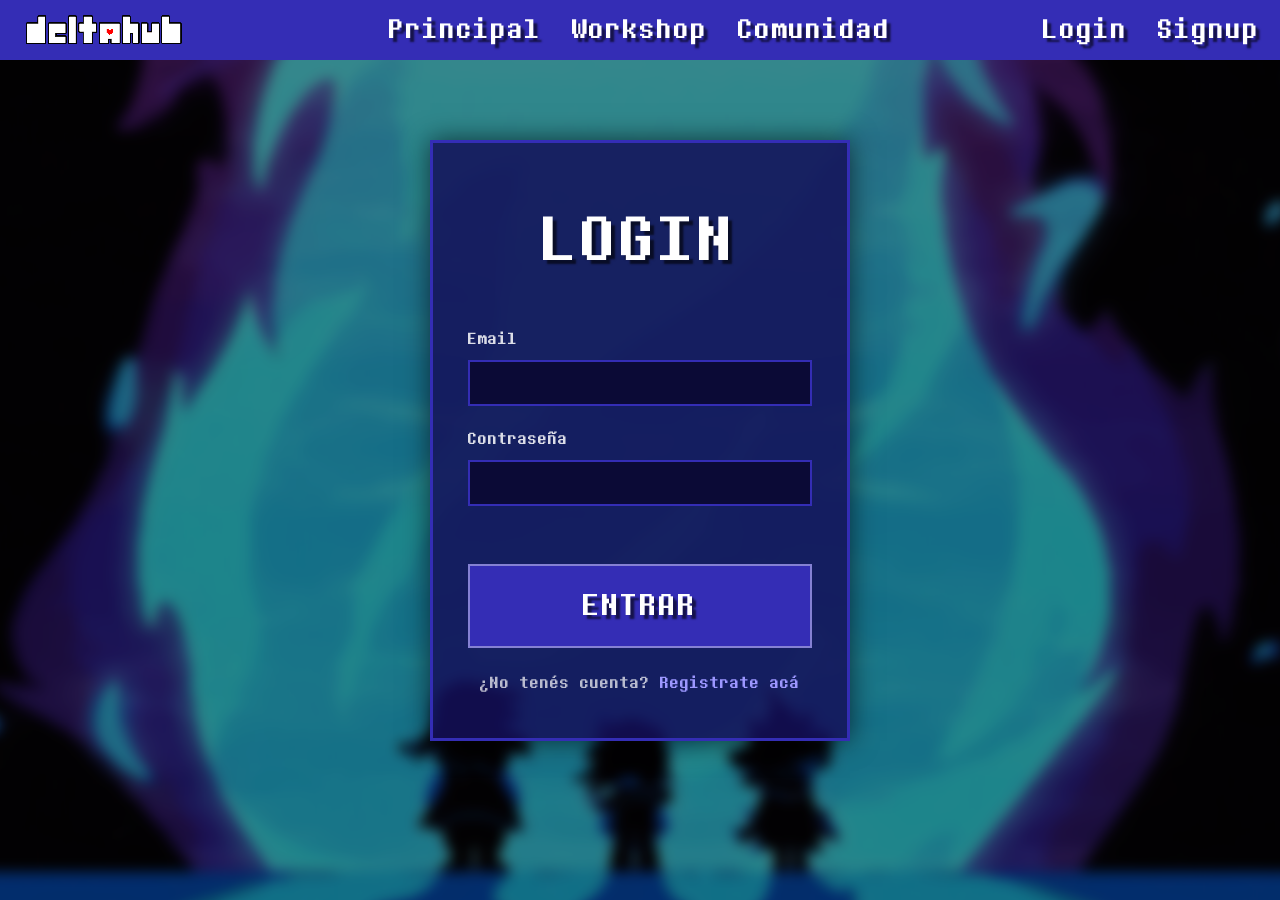
<file: codigo/login.html>
<!DOCTYPE html>
<html lang="es">
<head>
    <meta charset="UTF-8">
    <meta name="viewport" content="width=device-width, initial-scale=1.0">
    <link rel="stylesheet" href="style.css">
    <title>Login - DeltaHub</title>
    <link rel="icon" type="image/png" href="\codigo\favicon\favicon-96x96.png" sizes="96x96" />
    <link rel="icon" type="image/svg+xml" href="\codigo\favicon\favicon.svg" />
    <link rel="shortcut icon" href="\codigo\favicon\favicon.ico" />
    <link rel="apple-touch-icon" sizes="180x180" href="\codigo\favicon\apple-touch-icon.png" />
    <meta name="apple-mobile-web-app-title" content="Deltahub" />
    <link rel="manifest" href="\codigo\favicon\site.webmanifest" />
</head>
<body>
    <header>
          <a href="index.html"  class="header-logo-LoginRegister">
            <img src="/codigo/imagenes/DeltahubLogo3px.png" alt="logo deltahub">
        </a>
        <a href="index.html" id="shadow">Principal</a>
        <a href="workshop.html" id="shadow">Workshop</a>
        <a href="community.html" id="shadow">Comunidad</a>
        <div class="auth">
            <a href="login.html" id="shadow">Login</a>
            <a href="register.html" id="shadow">Signup</a>
        </div>
    </header>

    <main class="form-card">
        <h1>LOGIN</h1>

        <form action="login.php" method="POST">
            <label for="email">Email</label>
            <input type="email" id="email" name="email" autocomplete="email" required>

            <label for="password">Contraseña</label>
            <input type="password" id="password" name="password" autocomplete="current-password">

            <p id="msg" class="msg"></p>

            <button type="submit" class="btn">ENTRAR</button>
        </form>

        <p class="switch">¿No tenés cuenta? <a href="register.html">Registrate acá</a></p>
    </main>

    <script src="script.js"></script>
</body>
</html>
</file>
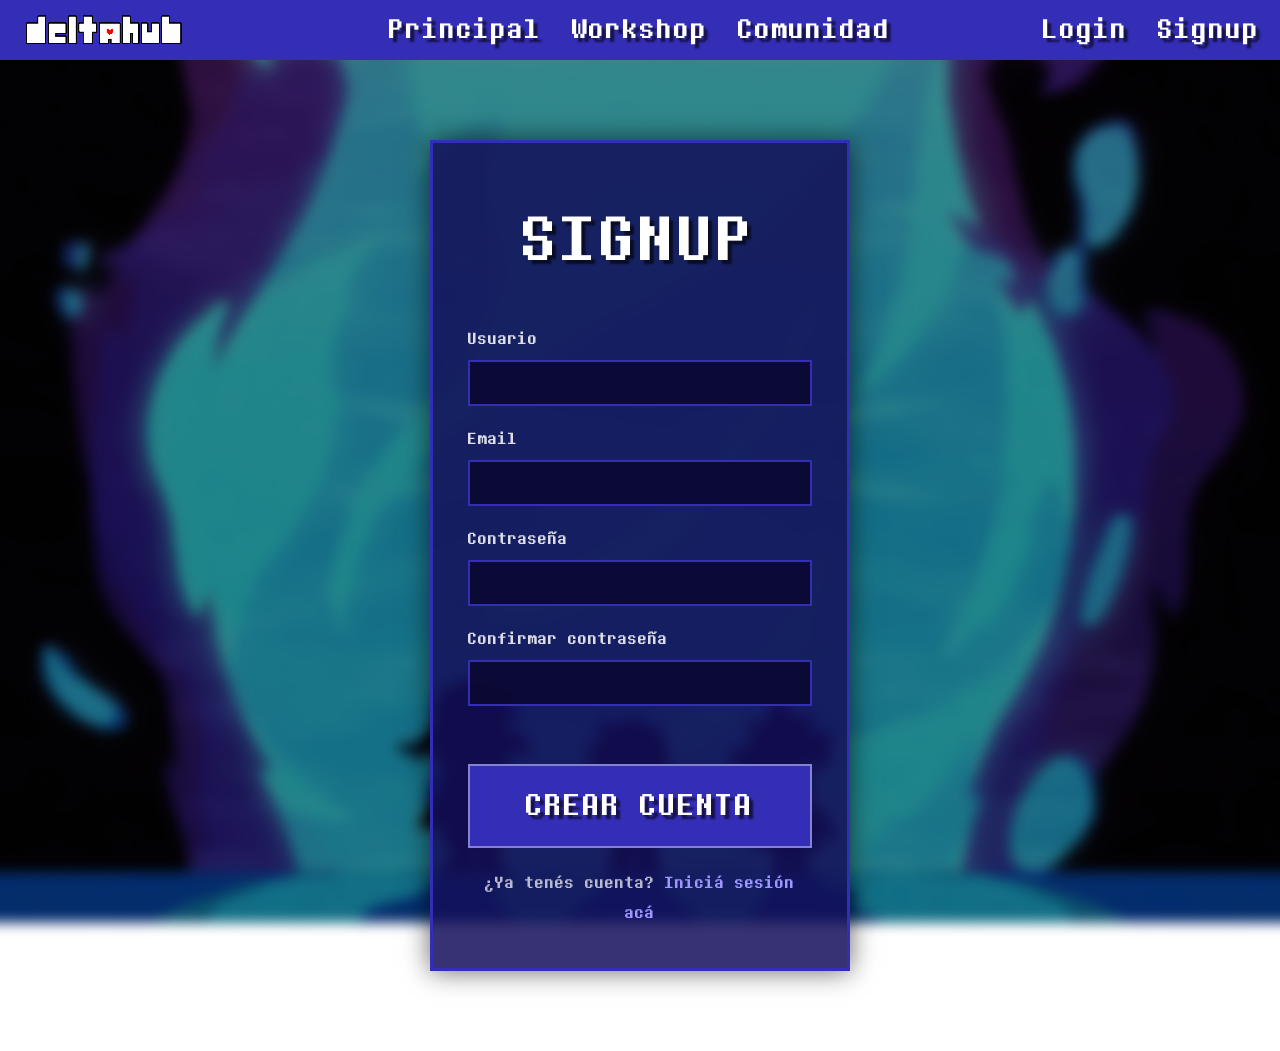
<file: codigo/register.html>
<!DOCTYPE html>
<html lang="es">
<head>
    <meta charset="UTF-8">
    <meta name="viewport" content="width=device-width, initial-scale=1.0">
    <link rel="stylesheet" href="style.css">
    <title>Registro - DeltaHub</title>
    <link rel="icon" type="image/png" href="\codigo\favicon\favicon-96x96.png" sizes="96x96" />
    <link rel="icon" type="image/svg+xml" href="\codigo\favicon\favicon.svg" />
    <link rel="shortcut icon" href="\codigo\favicon\favicon.ico" />
    <link rel="apple-touch-icon" sizes="180x180" href="\codigo\favicon\apple-touch-icon.png" />
    <meta name="apple-mobile-web-app-title" content="Deltahub" />
    <link rel="manifest" href="\codigo\favicon\site.webmanifest" />
</head>
<body>
    <header>
        <a href="index.html"  class="header-logo-LoginRegister">
            <img src="/codigo/imagenes/DeltahubLogo3px.png" alt="logo deltahub">
        </a>
        <a href="index.html" id="shadow">Principal</a>
        <a href="workshop.html" id="shadow">Workshop</a>
        <a href="community.html" id="shadow">Comunidad</a>
        <div class="auth">
            <a href="login.html" id="shadow">Login</a>
            <a href="register.html" id="shadow">Signup</a>
        </div>
    </header>

    <main class="form-card">
        <h1>SIGNUP</h1>

        <form action="register.php" method="POST">
            <label for="username">Usuario</label>
            <input type="text" id="username" name="username" autocomplete="username" required>

            <label for="email">Email</label>
            <input type="email" id="email" name="email" autocomplete="email" required>

            <label for="password">Contraseña</label>
            <input type="password" id="password" name="password" autocomplete="new-password" required>

            <label for="confirm">Confirmar contraseña</label>
            <input type="password" id="confirm" name="confirm" autocomplete="new-password" required>

            <p id="msg" class="msg"></p>

            <button type="submit" class="btn">CREAR CUENTA</button>
        </form>

        <p class="switch">¿Ya tenés cuenta? <a href="login.html">Iniciá sesión acá</a></p>
    </main>

    <script src="script.js"></script>
</body>
</html>
</file>
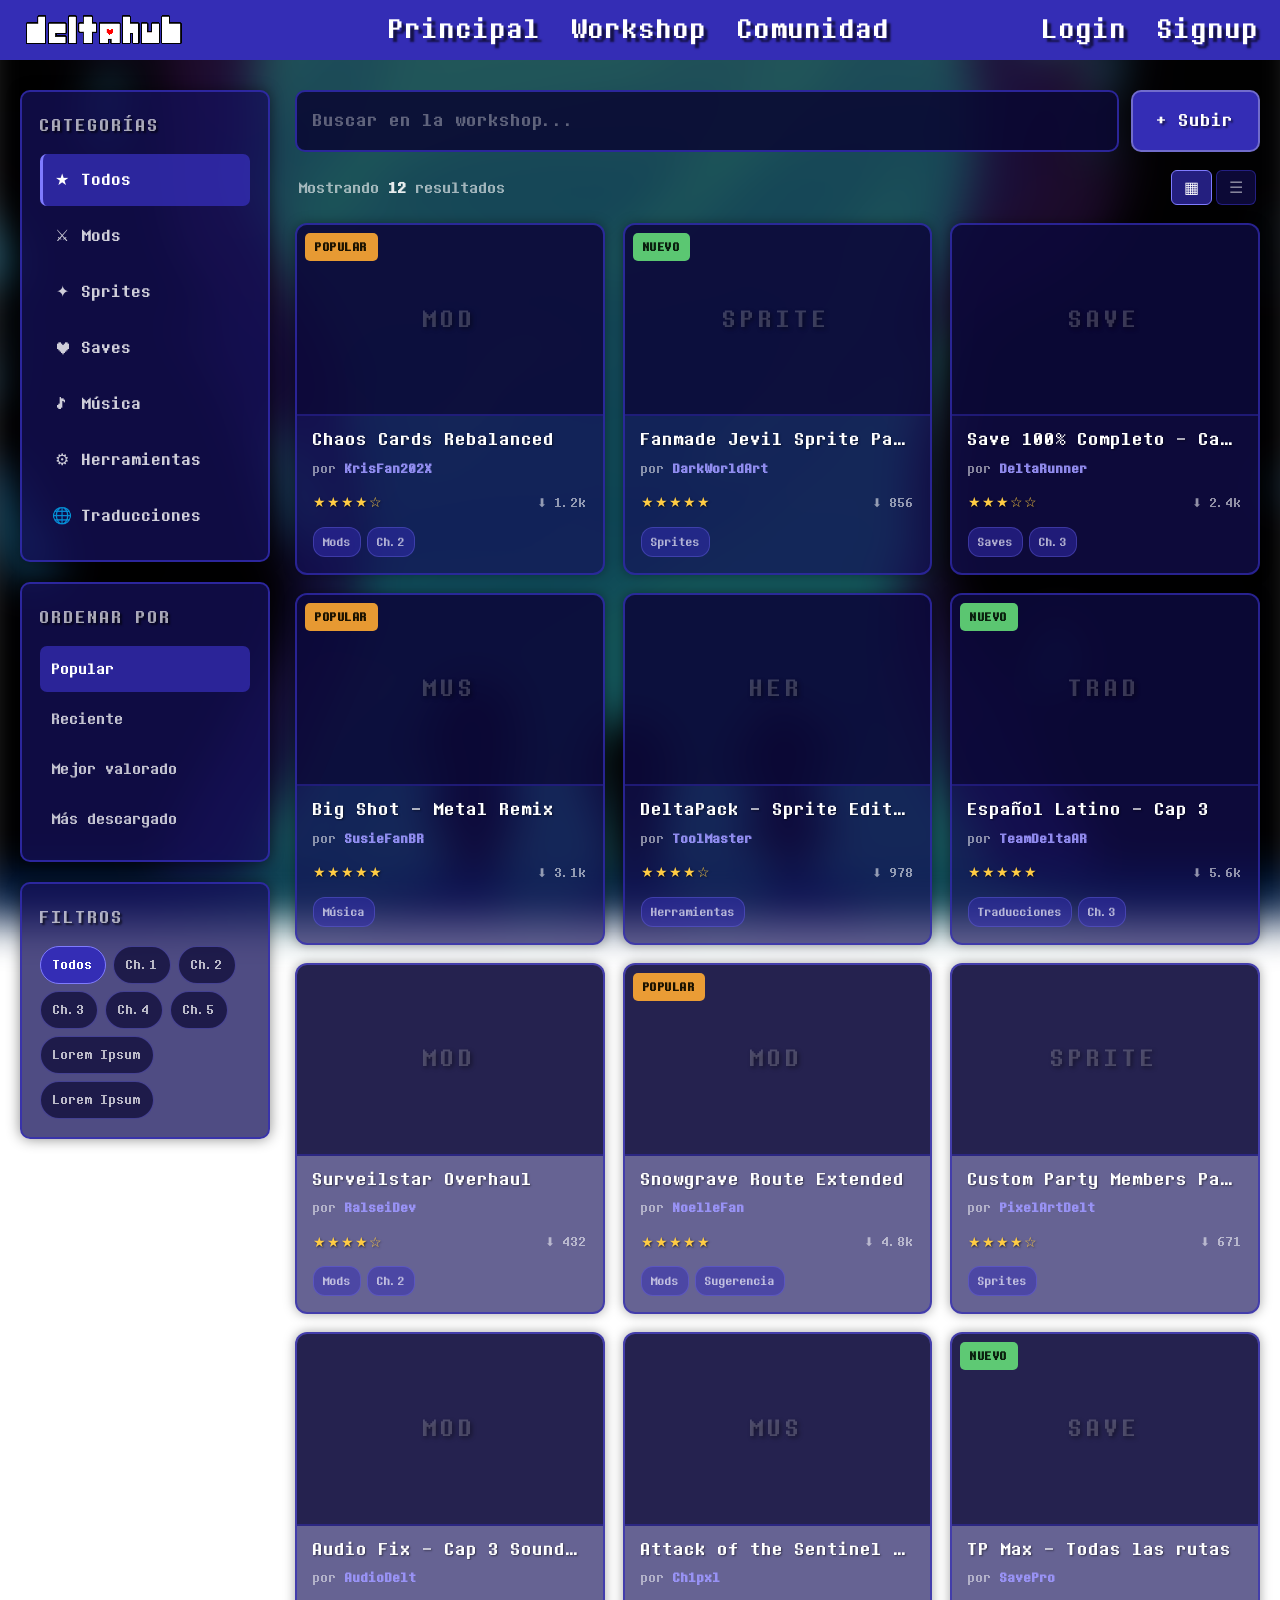
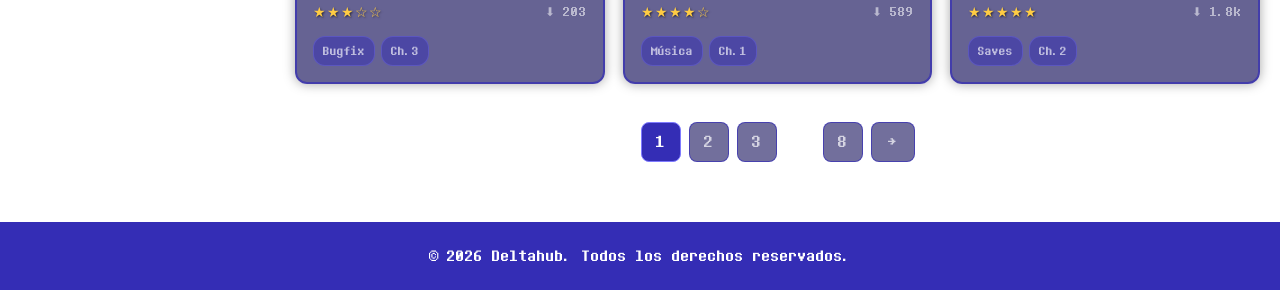
<file: codigo/workshop.html>
<!DOCTYPE html>
<html lang="es">
<head>
    <meta charset="UTF-8">
    <meta name="viewport" content="width=device-width, initial-scale=1.0">
    <link rel="stylesheet" href="style.css">
    <title>Workshop - DeltaHub</title>
    <link rel="icon" type="image/png" href="\codigo\favicon\favicon-96x96.png" sizes="96x96" />
    <link rel="icon" type="image/svg+xml" href="\codigo\favicon\favicon.svg" />
    <link rel="shortcut icon" href="\codigo\favicon\favicon.ico" />
    <link rel="apple-touch-icon" sizes="180x180" href="\codigo\favicon\apple-touch-icon.png" />
    <meta name="apple-mobile-web-app-title" content="Deltahub" />
    <link rel="manifest" href="\codigo\favicon\site.webmanifest" />
</head>
<body class="workshop">
    <header>
        <a href="index.html" class="header-logo-LoginRegister">
            <img src="/codigo/imagenes/DeltahubLogo3px.png" alt="logo deltahub">
        </a>
        <a href="index.html" id="shadow">Principal</a>
        <a href="workshop.html" id="shadow">Workshop</a>
        <a href="community.html" id="shadow">Comunidad</a>
        <div class="auth">
            <a href="login.html" id="shadow">Login</a>
            <a href="register.html" id="shadow">Signup</a>
        </div>
    </header>

    <main class="workshop-layout">

        <!-- BARRA LATERAL IZQUIERDA -->
        <aside class="ws-sidebar">
            <div class="ws-sidebar-section">
                <h3 class="ws-sidebar-title">Categorías</h3>
                <ul class="ws-category-list">
                    <li class="ws-category active" data-category="all">
                        <span class="ws-cat-icon">★</span> Todos
                    </li>
                    <li class="ws-category" data-category="mods">
                        <span class="ws-cat-icon">⚔</span> Mods
                    </li>
                    <li class="ws-category" data-category="sprites">
                        <span class="ws-cat-icon">✦</span> Sprites
                    </li>
                    <li class="ws-category" data-category="saves">
                        <span class="ws-cat-icon">♥</span> Saves
                    </li>
                    <li class="ws-category" data-category="musica">
                        <span class="ws-cat-icon">♪</span> Música
                    </li>
                    <li class="ws-category" data-category="herramientas">
                        <span class="ws-cat-icon">⚙</span> Herramientas
                    </li>
                    <li class="ws-category" data-category="traducciones">
                        <span class="ws-cat-icon">🌐</span> Traducciones
                    </li>
                </ul>
            </div>

            <div class="ws-sidebar-section">
                <h3 class="ws-sidebar-title">Ordenar por</h3>
                <ul class="ws-sort-list">
                    <li class="ws-sort active" data-sort="popular">Popular</li>
                    <li class="ws-sort" data-sort="reciente">Reciente</li>
                    <li class="ws-sort" data-sort="valorado">Mejor valorado</li>
                    <li class="ws-sort" data-sort="descargas">Más descargado</li>
                </ul>
            </div>

            <div class="ws-sidebar-section">
                <h3 class="ws-sidebar-title">Filtros</h3>
                <div class="ws-filter-tags">
                    <button class="ws-tag active">Todos</button>
                    <button class="ws-tag">Ch.1</button>
                    <button class="ws-tag">Ch.2</button>
                    <button class="ws-tag">Ch.3</button>
                    <button class="ws-tag">Ch.4</button>
                    <button class="ws-tag">Ch.5</button>
                    <button class="ws-tag">Lorem Ipsum</button>
                    <button class="ws-tag">Lorem Ipsum</button>
                </div>
            </div>
        </aside>

        <!-- CONTENIDO PRINCIPAL -->
        <section class="ws-content">

            <!-- BARRA DE BÚSQUEDA -->
            <div class="ws-searchbar">
                <div class="ws-search-input-wrap">
                    <input type="text" id="ws-search" placeholder="Buscar en la workshop..." autocomplete="off">
                </div>
                <button class="ws-upload-btn">+ Subir</button>
            </div>

            <!-- FILTROS ACTIVOS / RESULTS INFO -->
            <div class="ws-results-bar">
                <span class="ws-results-count">Mostrando <strong>12</strong> resultados</span>
                <div class="ws-view-toggle">
                    <button class="ws-view-btn active" data-view="grid" title="Vista cuadrícula">▦</button>
                    <button class="ws-view-btn" data-view="list" title="Vista lista">☰</button>
                </div>
            </div>

            <!-- GRID DE ITEMS -->
            <div class="ws-grid">

                <article class="ws-item">
                    <div class="ws-item-thumb">
                        <div class="ws-item-thumb-placeholder">MOD</div>
                        <span class="ws-item-badge popular">Popular</span>
                    </div>
                    <div class="ws-item-info">
                        <h4 class="ws-item-title"> Chaos Cards Rebalanced</h4>
                        <p class="ws-item-author">por <strong>KrisFan202X</strong></p>
                        <div class="ws-item-meta">
                            <span class="ws-item-rating">★★★★☆</span>
                            <span class="ws-item-downloads">⬇ 1.2k</span>
                        </div>
                        <div class="ws-item-tags">
                            <span class="ws-item-tag">Mods</span>
                            <span class="ws-item-tag">Ch.2</span>
                        </div>
                    </div>
                </article>

                <article class="ws-item">
                    <div class="ws-item-thumb">
                        <div class="ws-item-thumb-placeholder">SPRITE</div>
                        <span class="ws-item-badge new">Nuevo</span>
                    </div>
                    <div class="ws-item-info">
                        <h4 class="ws-item-title">Fanmade Jevil Sprite Pack</h4>
                        <p class="ws-item-author">por <strong>DarkWorldArt</strong></p>
                        <div class="ws-item-meta">
                            <span class="ws-item-rating">★★★★★</span>
                            <span class="ws-item-downloads">⬇ 856</span>
                        </div>
                        <div class="ws-item-tags">
                            <span class="ws-item-tag">Sprites</span>
                        </div>
                    </div>
                </article>

                <article class="ws-item">
                    <div class="ws-item-thumb">
                        <div class="ws-item-thumb-placeholder">SAVE</div>
                    </div>
                    <div class="ws-item-info">
                        <h4 class="ws-item-title">Save 100% Completo - Cap 3</h4>
                        <p class="ws-item-author">por <strong>DeltaRunner</strong></p>
                        <div class="ws-item-meta">
                            <span class="ws-item-rating">★★★☆☆</span>
                            <span class="ws-item-downloads">⬇ 2.4k</span>
                        </div>
                        <div class="ws-item-tags">
                            <span class="ws-item-tag">Saves</span>
                            <span class="ws-item-tag">Ch.3</span>
                        </div>
                    </div>
                </article>

                <article class="ws-item">
                    <div class="ws-item-thumb">
                        <div class="ws-item-thumb-placeholder">MUS</div>
                        <span class="ws-item-badge popular">Popular</span>
                    </div>
                    <div class="ws-item-info">
                        <h4 class="ws-item-title">Big Shot - Metal Remix</h4>
                        <p class="ws-item-author">por <strong>SusieFanBR</strong></p>
                        <div class="ws-item-meta">
                            <span class="ws-item-rating">★★★★★</span>
                            <span class="ws-item-downloads">⬇ 3.1k</span>
                        </div>
                        <div class="ws-item-tags">
                            <span class="ws-item-tag">Música</span>
                        </div>
                    </div>
                </article>

                <article class="ws-item">
                    <div class="ws-item-thumb">
                        <div class="ws-item-thumb-placeholder">HER</div>
                    </div>
                    <div class="ws-item-info">
                        <h4 class="ws-item-title">DeltaPack - Sprite Editor</h4>
                        <p class="ws-item-author">por <strong>ToolMaster</strong></p>
                        <div class="ws-item-meta">
                            <span class="ws-item-rating">★★★★☆</span>
                            <span class="ws-item-downloads">⬇ 978</span>
                        </div>
                        <div class="ws-item-tags">
                            <span class="ws-item-tag">Herramientas</span>
                        </div>
                    </div>
                </article>

                <article class="ws-item">
                    <div class="ws-item-thumb">
                        <div class="ws-item-thumb-placeholder">TRAD</div>
                        <span class="ws-item-badge new">Nuevo</span>
                    </div>
                    <div class="ws-item-info">
                        <h4 class="ws-item-title">Español Latino - Cap 3</h4>
                        <p class="ws-item-author">por <strong>TeamDeltaAR</strong></p>
                        <div class="ws-item-meta">
                            <span class="ws-item-rating">★★★★★</span>
                            <span class="ws-item-downloads">⬇ 5.6k</span>
                        </div>
                        <div class="ws-item-tags">
                            <span class="ws-item-tag">Traducciones</span>
                            <span class="ws-item-tag">Ch.3</span>
                        </div>
                    </div>
                </article>

                <article class="ws-item">
                    <div class="ws-item-thumb">
                        <div class="ws-item-thumb-placeholder">MOD</div>
                    </div>
                    <div class="ws-item-info">
                        <h4 class="ws-item-title">Surveilstar Overhaul</h4>
                        <p class="ws-item-author">por <strong>RalseiDev</strong></p>
                        <div class="ws-item-meta">
                            <span class="ws-item-rating">★★★★☆</span>
                            <span class="ws-item-downloads">⬇ 432</span>
                        </div>
                        <div class="ws-item-tags">
                            <span class="ws-item-tag">Mods</span>
                            <span class="ws-item-tag">Ch.2</span>
                        </div>
                    </div>
                </article>

                <article class="ws-item">
                    <div class="ws-item-thumb">
                        <div class="ws-item-thumb-placeholder">MOD</div>
                        <span class="ws-item-badge popular">Popular</span>
                    </div>
                    <div class="ws-item-info">
                        <h4 class="ws-item-title">Snowgrave Route Extended</h4>
                        <p class="ws-item-author">por <strong>NoelleFan</strong></p>
                        <div class="ws-item-meta">
                            <span class="ws-item-rating">★★★★★</span>
                            <span class="ws-item-downloads">⬇ 4.8k</span>
                        </div>
                        <div class="ws-item-tags">
                            <span class="ws-item-tag">Mods</span>
                            <span class="ws-item-tag">Sugerencia</span>
                        </div>
                    </div>
                </article>

                <article class="ws-item">
                    <div class="ws-item-thumb">
                        <div class="ws-item-thumb-placeholder">SPRITE</div>
                    </div>
                    <div class="ws-item-info">
                        <h4 class="ws-item-title">Custom Party Members Pack</h4>
                        <p class="ws-item-author">por <strong>PixelArtDelt</strong></p>
                        <div class="ws-item-meta">
                            <span class="ws-item-rating">★★★★☆</span>
                            <span class="ws-item-downloads">⬇ 671</span>
                        </div>
                        <div class="ws-item-tags">
                            <span class="ws-item-tag">Sprites</span>
                        </div>
                    </div>
                </article>

                <article class="ws-item">
                    <div class="ws-item-thumb">
                        <div class="ws-item-thumb-placeholder">MOD</div>
                    </div>
                    <div class="ws-item-info">
                        <h4 class="ws-item-title">Audio Fix - Cap 3 Soundtrack</h4>
                        <p class="ws-item-author">por <strong>AudioDelt</strong></p>
                        <div class="ws-item-meta">
                            <span class="ws-item-rating">★★★☆☆</span>
                            <span class="ws-item-downloads">⬇ 203</span>
                        </div>
                        <div class="ws-item-tags">
                            <span class="ws-item-tag">Bugfix</span>
                            <span class="ws-item-tag">Ch.3</span>
                        </div>
                    </div>
                </article>

                <article class="ws-item">
                    <div class="ws-item-thumb">
                        <div class="ws-item-thumb-placeholder">MUS</div>
                    </div>
                    <div class="ws-item-info">
                        <h4 class="ws-item-title">Attack of the Sentinel - 8bit</h4>
                        <p class="ws-item-author">por <strong>Ch1pxl</strong></p>
                        <div class="ws-item-meta">
                            <span class="ws-item-rating">★★★★☆</span>
                            <span class="ws-item-downloads">⬇ 589</span>
                        </div>
                        <div class="ws-item-tags">
                            <span class="ws-item-tag">Música</span>
                            <span class="ws-item-tag">Ch.1</span>
                        </div>
                    </div>
                </article>

                <article class="ws-item">
                    <div class="ws-item-thumb">
                        <div class="ws-item-thumb-placeholder">SAVE</div>
                        <span class="ws-item-badge new">Nuevo</span>
                    </div>
                    <div class="ws-item-info">
                        <h4 class="ws-item-title">TP Max - Todas las rutas</h4>
                        <p class="ws-item-author">por <strong>SavePro</strong></p>
                        <div class="ws-item-meta">
                            <span class="ws-item-rating">★★★★★</span>
                            <span class="ws-item-downloads">⬇ 1.8k</span>
                        </div>
                        <div class="ws-item-tags">
                            <span class="ws-item-tag">Saves</span>
                            <span class="ws-item-tag">Ch.2</span>
                        </div>
                    </div>
                </article>

            </div>

            <!-- PAGINACIÓN -->
            <div class="ws-pagination">
                <button class="ws-page-btn active">1</button>
                <button class="ws-page-btn">2</button>
                <button class="ws-page-btn">3</button>
                <span class="ws-page-dots">...</span>
                <button class="ws-page-btn">8</button>
                <button class="ws-page-btn ws-page-next">→</button>
            </div>

        </section>

    </main>

    <footer>
        <p>&copy; 2026 Deltahub. Todos los derechos reservados.</p>
    </footer>
    <script src="script.js"></script>
</body>
</html>
</file>
<file: style.css>
@font-face {
  font-family: 'Mercy'; /* El nombre que vas a usar en tu código */
  src: url('fuentes/mercy.ttf') format('truetype'); /* Opción de respaldo si usás .ttf */
  font-weight: normal; /* Define si es la versión regular, bold, etc. */
  font-style: normal;
}

@font-face {
    font-family: 'Delta';
    src: url('fuentes/deltarune.ttf') format('truetype');
    font-weight: normal;
    font-style: normal;
}

@font-face {
    font-family: 'Delta2';
    src: url('fuentes/undertale-deltarune-extended-fixed.otf.woff2') format('truetype');
    font-weight: normal;
    font-style: normal;
}

*{
    margin: 0;
    padding: 0;
    cursor: url("cursores/cursor_kris_sword.gif"), auto;
    box-sizing: border-box;

}


html, body{
    min-height: 100%; /* Con height se fija el sticky del header no funciona bien */

}

body{
    margin: 0;
    position: relative;
}

/* Fondo con blur usando un pseudo-elemento para no desenfocar el contenido */
body::before{
    content: "";
    position: fixed;
    inset: 0;
    z-index: -1;
    background-image: url("imagenes/fondo2.gif");
    background-repeat: no-repeat;
    background-position: center;
    background-size: cover;
    filter: blur(6px) brightness(0.55); /* Menos brillo para que el texto resalte más */
    transform: scale(1.05); /* Evita que se vean bordes blancos por el blur */
}

  .workshop::before{
    content: "";
    position: fixed;
    inset: 0;
    z-index: -1;
    background-color: rgb(10, 8, 50); /* Color base por si el video no carga */
}

/* Fondo de video de la workshop (se reproduce siempre en bucle) */
.ws-bg-video{
    position: fixed;
    inset: 0;
    width: 100%;
    height: 100%;
    object-fit: cover;
    z-index: -1;
    pointer-events: none;
    filter: brightness(0.55); /* Menos brillo para que el contenido resalte */
}

header{
    display: flex;
     flex-wrap: wrap;
    background-color: rgb(52, 45, 181);
    padding: 5px;
    gap: 30px;
    justify-content: center;
    font-family:Delta2;
    text-shadow: 4px 4px 2px rgba(0, 0, 0, 0.6);
    position: sticky; /* La barra queda fija arriba al scrollear */
    top: 0;
    z-index: 50;
    a{
        font-size: 25px;
    }

}

.logohome{
    text-align: center;
    

    img{
        width: 50%;
         image-rendering: pixelated;       /* Para Chrome, Edge y otros */
         image-rendering: crisp-edges;      /* Para Firefox */

    }

}

.slogan{
    margin-top: 0px;
    padding: 0 20px;
    text-align: center;
    color: rgb(255, 255, 255);
    font-family: 'Delta';

    h2{
        font-size: 28px;
        font-weight: normal;
        letter-spacing: 1px;
        text-shadow: 3px 3px 2px rgba(0, 0, 0, 0.7);
    }
}

.info_main{
    max-width: 1180px;
    margin: 60px auto 60px auto;
    padding: 22px 30px;
    text-align: center;
    color: rgb(255, 255, 255);
    font-family: 'Delta2';
    font-size: 25px;
    line-height: 1.7;
    background-color: rgba(20, 16, 90, 0.55);
    border: 2px solid rgba(52, 45, 181, 0.9);
    border-radius: 14px;
    box-shadow: 0 0 18px rgba(0, 0, 0, 0.5);


    p{
        width: 100%;
        margin: 20px auto auto auto;
        font-size: 20px;
        max-width: 100%;
    }
}

.inf_main_img{
            width: 912px;
        height: 512px;
        border-radius: 14px;
        border: 2px solid rgba(52, 45, 181, 0.9);
}

.main_buttons{
    display: flex;
    justify-content: center;
    gap: 30px;
    margin-top: 60px;
    margin-bottom: 95px;

    .boton{
        padding: 12px 28px;
        background-color: rgb(255, 255, 255);
        border-radius: 10px;
        border: 3px solid rgb(0, 0, 0);
        color: rgb(0, 0, 0);
        font-family: 'Delta2';
        font-size: 20px;
        transition-duration: 50ms;
        cursor: url("cursores/pointer_kris.gif"), auto;
    }

    .boton2{
        padding: 12px 28px;
        background-color: rgba(52, 45, 181, 0.5);
        border-radius: 10px;
        border: 3px solid rgba(0, 0, 0, 0.5);
        color: white;
        font-family: 'Delta2';
        font-size: 20px;
        transition-duration: 50ms;
        cursor: url("cursores/pointer_kris.gif"), auto;
    }

    .boton:hover{
        transform: scale(1.05);
        background-color: rgb(228, 228, 228);
    }

    .boton2:hover{
        transform: scale(1.05);
        background-color: rgb(66, 58, 220);
    }
}

.titulos{
    margin-top: 80px;
    text-align: center;
    color: rgb(255, 255, 255);
    font-family: 'Delta2';
    font-size: 40px;

    img{
        width: 40%;
        image-rendering: pixelated;       /* Para Chrome, Edge y otros */
        image-rendering: crisp-edges;     /* Para Firefox */
    }
}



/* ===== Intro: pantalla negra hasta que el gif llega a "Hub" ===== */

.intro-overlay{
    position: fixed;
    inset: 0;
    z-index: 10000;
    background-color: #000;
    display: flex;
    align-items: center;
    justify-content: center;
    transition: opacity 400ms ease;
    opacity: 1;
    visibility: visible;
    pointer-events: auto;
}

.intro-overlay.hidden{
    opacity: 0;
    visibility: hidden;
    pointer-events: none;
}

.intro-overlay img{
    width: auto;
    max-width: 80%;
    height: auto;
    image-rendering: pixelated;       /* Para Chrome, Edge y otros */
    image-rendering: crisp-edges;     /* Para Firefox */
}

/* ===== Footer ===== */
footer{
    background-color: rgb(52, 45, 181);
    padding: 20px;
    text-align: center;
    color: rgb(255, 255, 255);
    font-family: 'Delta2';
    font-size: 14px;
    position: relative;
    bottom: 0;
    width: 100%;
}

/* ===== Features ===== */

.features{
    display: flex;
    flex-direction: column;
    gap: 40px;
    max-width: 1000px;
    margin: 0 auto 70px auto;
    padding: 0 20px;
}

.feature-card{
    display: flex;
    align-items: center;
    gap: 35px;
    padding: 30px;
    background-color: rgba(20, 16, 90, 0.55);
    border: 2px solid rgba(52, 45, 181, 0.9);
    border-radius: 14px;
    box-shadow: 0 0 18px rgba(0, 0, 0, 0.5);
    color: rgb(255, 255, 255);
    transition-duration: 100ms;
    margin-bottom: 80px;

    &:hover{
        transform: scale(1.01);
        border-color: #7f7bff;
    }
}

/* En la segunda tarjeta la imagen queda del lado opuesto */
.feature-card.reverse{
    flex-direction: row-reverse;
}

.feature-img{
    flex: 1 1 20%;
    display: flex;
    align-items: center;
    justify-content: center;
    aspect-ratio: 16 / 12;
    border-radius: 10px;
    background-color: rgba(10, 8, 50, 0.6);
    border: 2px dashed rgba(157, 151, 255, 0.7);
    color: rgba(255, 255, 255, 0.45);
    font-family: 'Delta2';
    font-size: 14px;
    letter-spacing: 1px;
    overflow: hidden;

    /* Cuando pongas la imagen real, queda ajustada automáticamente */
    img{
        width: 100%;
        height: 100%;
        object-fit: cover;
        image-rendering: pixelated;       /* Para Chrome, Edge y otros */
        image-rendering: crisp-edges;     /* Para Firefox */
    }
}

.feature-text{
    flex: 1;
    text-align: left;
}

.feature-card a{
    font-size: 50px;
}

.feature-card h3{
    font-family: Mercy;
    font-size: 60px;
    font-weight: normal;
    letter-spacing: 1px;
    margin-bottom: 12px;
    text-shadow: 3px 3px 2px rgba(0, 0, 0, 0.6);
}

.feature-card p{
    font-family: 'Delta2';
    font-size: 18px;
    line-height: 1.7;
    color: rgba(255, 255, 255, 0.88);
}

/* En pantallas chicas las tarjetas se apilan en vertical */
@media (max-width: 640px){
    .feature-card,
    .feature-card.reverse{
        flex-direction: column;
        text-align: center;
    }

    .feature-text{
        text-align: center;
    }
}

/* Grupo de login/register pegado a la derecha del header */
.auth{
    position: absolute;
    right: 20px;
    top: 50%;
    transform: translateY(-50%);
    display: flex;
    gap: 30px;
    font-size: 25px;
    font-family: 'Delta2';
    color: rgba(255, 255, 255, 1);
}

/* Logo chico del header: aparece volando cuando el logo grande deja de verse */
.header-logo{
    position: absolute;
    left: 20px;
    top: 50%;
    transform: translateY(-50%);
    display: flex;
    align-items: center;
    opacity: 0;
    visibility: hidden;
    pointer-events: none;

    img{
        height: 42px;
        width: auto;
        image-rendering: pixelated;       /* Para Chrome, Edge y otros */
        image-rendering: crisp-edges;     /* Para Firefox */
    }
}

.header-logo.visible{
    opacity: 1;
    visibility: visible;
    pointer-events: auto;
}

/* Clon animado que viaja desde su posición original hasta el header */
.flying-logo{
    object-fit: contain;
    image-rendering: pixelated;       /* Para Chrome, Edge y otros */
    image-rendering: crisp-edges;     /* Para Firefox */
}

a{
    text-decoration: none;
    color: rgb(255, 255, 255);
    font-size: 30px;
     cursor: url("cursores/pointer_kris.gif"), auto;
}

#shadow{
    transition-duration: 50ms;
}
    

#shadow:hover{
    color: rgba(255, 255, 255, 0.9);
    transform: scale(1.09); /* Agranda el texto un 5% */
}



/* ===== Login / Registro ===== */

.form-card{
    max-width: 420px;
    margin: 80px auto;
    padding: 40px 35px;
    background-color: rgba(20, 16, 90, 0.85);
    border: 3px solid rgb(52, 45, 181);
    box-shadow: 0 0 25px rgba(0, 0, 0, 0.6);
    text-align: center;
    color: white;
}

.form-card h1{
    font-family: delta2;
    font-size: 58px;
    font-weight: normal;
    margin-bottom: 25px;
    text-shadow: 4px 4px 2px rgba(0, 0, 0, 0.6);
}

.form-card form{
    text-align: left;
}

.form-card label{
    display: block;
    margin-bottom: 6px;
    font-size: 15px;
    color: rgba(255, 255, 255, 0.85);
    font-family: 'Delta2';
}

.form-card input{
    width: 100%;
    padding: 12px;
    margin-bottom: 18px;
    background-color: rgba(10, 8, 50, 0.9);
    border: 2px solid rgb(52, 45, 181);
    color: white;
    font-size: 16px;
    outline: none;
    transition-duration: 100ms;
}

.form-card input:focus{
    border-color: #7f7bff;
    box-shadow: 0 0 10px rgba(127, 123, 255, 0.6);
}

.btn{
    width: 100%;
    padding: 12px;
    margin-top: 8px;
    font-family: Delta2;
    font-size: 28px;
    background-color: rgb(52, 45, 181);
    color: white;
    border: 2px solid rgba(255, 255, 255, 0.4);
    text-shadow: 4px 4px 2px rgba(0, 0, 0, 0.6);
    transition-duration: 50ms;
}

.btn:hover{
    transform: scale(1.05);
    background-color: rgb(66, 58, 220);
}

.msg{
    min-height: 22px;
    margin-bottom: 10px;
    font-size: 15px;
    text-align: center;
}

.msg.error{
    color: #ff8080;
    text-shadow: 1px 1px 2px rgba(0, 0, 0, 0.8);
}

.msg.ok{
    color: #7dff9b;
    text-shadow: 1px 1px 2px rgba(0, 0, 0, 0.8);
}

.switch{
    margin-top: 20px;
    font-size: 15px;
    color: rgba(255, 255, 255, 0.7);
    font-family: 'Delta2';
}

.switch a{
    font-size: 15px;
    color: #9d97ff;
}

.switch a:hover{
    text-decoration: underline;
}

/*para el logo a la derecha en*/
.header-logo-LoginRegister{
    position: absolute;
    left: 20px;
    top: 50%;
    transform: translateY(-50%);
    display: flex;
    align-items: center;
    img{
        height: 42px;
        width: auto;
        image-rendering: pixelated;       /* Para Chrome, Edge y otros */
        image-rendering: crisp-edges;     /* Para Firefox */
    }
}

/* ===== WORKSHOP ===== */

body.workshop,
body.perfil{
    --ws-sans: system-ui, -apple-system, "Segoe UI", Roboto, "Helvetica Neue", Arial, sans-serif;
    --ws-pixel: 'Delta2';

    --ws-ink: #eceafa;
    --ws-ink-mid: rgba(236, 234, 250, 0.66);
    --ws-ink-low: rgba(236, 234, 250, 0.42);

    --ws-accent: #8f8aff;
    --ws-accent-soft: rgba(143, 138, 255, 0.12);
    --ws-cyan: #6ad2cd;

    --ws-surface: rgba(11, 9, 34, 0.62);
    --ws-surface-hi: rgba(22, 19, 58, 0.72);
    --ws-line: rgba(150, 146, 220, 0.13);
    --ws-line-hi: rgba(163, 158, 235, 0.26);

    /* Por defecto texto limpio: la fuente pixel se pide elemento por elemento */
    font-family: var(--ws-sans);
}

/* Sobre la grilla del fondo las superficies van casi opacas: así la
   cuadrícula se ve en los huecos pero no se transparenta dentro de las
   tarjetas, la búsqueda ni el detalle. El perfil no se toca porque usa
   el gif difuminado, donde la translucidez sí funciona. */
body.workshop{
    --ws-surface: rgba(11, 9, 34, 0.93);
    --ws-surface-hi: rgba(22, 19, 58, 0.96);
    /* Paleta synthwave sobre la grilla magenta: acento y líneas rosas en
       vez de lavanda. Como el perfil comparte el bloque de variables de
       arriba, el override vive acá para no contaminarlo. */
    --ws-accent: #ff5fd2;
    --ws-accent-soft: rgba(255, 95, 210, 0.14);
    --ws-line: rgba(255, 95, 210, 0.16);
    --ws-line-hi: rgba(255, 95, 210, 0.32);
}

/* ===== WORKSHOP sobre grilla magenta =====
   Header, footer, botones y restos cableados, todo scopeado a
   body.workshop: el resto del sitio conserva el azul. */
body.workshop header{
    background-color: #150a1f;
    border-bottom: 1px solid rgba(255, 95, 210, 0.3);
}

body.workshop footer{
    background-color: #150a1f;
    border-top: 1px solid rgba(255, 95, 210, 0.3);
}

/* Botones principales: del azul al magenta sólido. */
body.workshop .ws-upload-btn,
body.workshop .btn-submit,
body.workshop .btn-download,
body.workshop .item-back-link{
    background-color: #a5128a;
    border-color: rgba(255, 95, 210, 0.4);
}

body.workshop .ws-upload-btn:hover,
body.workshop .btn-submit:hover,
body.workshop .btn-download:hover,
body.workshop .item-back-link:hover{
    background-color: #c81aa6;
    border-color: rgba(255, 95, 210, 0.6);
}

/* Restos de lavanda cableados que no usan la variable. */
body.workshop .ws-category:hover{
    background-color: rgba(255, 95, 210, 0.08);
}

body.workshop .ws-tag.active{
    border-color: rgba(255, 95, 210, 0.45);
}

body.workshop .ws-search-input-wrap:focus-within{
    border-color: rgba(255, 95, 210, 0.5);
    box-shadow: 0 0 0 3px rgba(255, 95, 210, 0.08);
}

body.workshop .ws-search-input-wrap:focus-within .ws-search-icon{
    border-color: rgba(255, 95, 210, 0.85);
}

body.workshop .ws-search-input-wrap:focus-within .ws-search-icon::after{
    background-color: rgba(255, 95, 210, 0.85);
}

body.workshop .ws-view-btn:hover{
    background-color: rgba(255, 95, 210, 0.12);
}

body.workshop .ws-item-cat,
body.workshop .item-cat{
    color: rgba(255, 122, 216, 0.95);
}

body.workshop .item-form textarea:focus,
body.workshop .item-form select:focus{
    border-color: rgba(255, 95, 210, 0.5);
    box-shadow: 0 0 0 3px rgba(255, 95, 210, 0.08);
}

.workshop-layout{
    display: flex;
    gap: 40px;
    align-items: flex-start;
    width: 100%;
    max-width: 1760px;
    margin: 34px auto 64px auto;
    padding: 0 32px;
    min-height: calc(100vh - 120px);
    color: var(--ws-ink);
}

/* --- Sidebar ---
   Sin caja propia: los tres grupos se apoyan en el fondo y se separan con
   una línea finita. Sólo el grupo activo se marca. Al ser más ancha y con
   filas más altas, acompaña mejor a una columna de contenido más grande y
   deja menos vacío por debajo. */

.ws-sidebar{
    flex: 0 0 260px;
    display: flex;
    flex-direction: column;
    position: sticky;
    top: 86px;
    align-self: flex-start;
    /* Panel sólido: sobre la grilla necesita fondo propio en vez de
       apoyarse en el fondo como antes. */
    background-color: #100818;
    border: 1px solid var(--ws-line);
    border-radius: 4px;
    box-shadow: 0 1px 2px rgba(0, 0, 0, 0.35);
    padding: 20px 14px;
}

.ws-sidebar-section{
    padding: 0 0 24px 0;
    margin-bottom: 24px;
    border-bottom: 1px solid var(--ws-line);
}

.ws-sidebar-section:last-child{
    padding-bottom: 0;
    margin-bottom: 0;
    border-bottom: none;
}

.ws-sidebar-title{
    font-family: var(--ws-sans);
    font-size: 11px;
    font-weight: 600;
    letter-spacing: 0.18em;
    text-transform: uppercase;
    color: #a89fd0;
    margin-bottom: 12px;
    padding-left: 2px;
}

/* Categorías: filas sueltas, no botones. El número a la derecha hace de
   vista rápida sin sumar otro elemento visual. */

.ws-category-list{
    list-style: none;
    display: flex;
    flex-direction: column;
    gap: 1px;
}

.ws-category{
    display: flex;
    align-items: center;
    gap: 10px;
    padding: 8px 10px 8px 14px;
    margin-left: -14px;
    border-left: 2px solid transparent;
    border-radius: 0 3px 3px 0;
    font-family: var(--ws-sans);
    font-size: 15px;
    color: #eceafa;
    transition: color 130ms ease, background-color 130ms ease, border-color 130ms ease;
    cursor: url("cursores/pointer_kris.gif"), auto;
}

.ws-category:hover{
    background-color: rgba(143, 138, 255, 0.07);
    color: var(--ws-ink);
}

.ws-category.active{
    background-color: var(--ws-accent-soft);
    border-left-color: var(--ws-accent);
    color: #fff;
}

.ws-cat-icon{
    flex: 0 0 auto;
    width: 18px;
    font-size: 14px;
    line-height: 1;
    text-align: center;
    color: #8f89ad;
    transition: color 130ms ease;
}

.ws-category:hover .ws-cat-icon,
.ws-category.active .ws-cat-icon{
    color: var(--ws-accent);
}

.ws-cat-name{
    flex: 1 1 auto;
    min-width: 0;
    overflow: hidden;
    text-overflow: ellipsis;
    white-space: nowrap;
}

.ws-cat-total{
    flex: 0 0 auto;
    font-size: 12px;
    font-variant-numeric: tabular-nums;
    color: #7d759e;
}

.ws-category.active .ws-cat-total{
    color: #d7d1f2;
}

/* Ordenar por: sin iconos ni cajas, se distinguen del grupo de arriba por
   el tamaño y el marcador de estado. */

.ws-sort-list{
    list-style: none;
    display: flex;
    flex-direction: column;
    gap: 2px;
}

.ws-sort{
    position: relative;
    padding: 6px 8px 6px 20px;
    font-family: var(--ws-sans);
    font-size: 14px;
    color: #c9c3e3;
    transition: color 130ms ease;
    cursor: url("cursores/pointer_kris.gif"), auto;
}

.ws-sort::before{
    content: "";
    position: absolute;
    left: 4px;
    top: 50%;
    width: 5px;
    height: 5px;
    margin-top: -2.5px;
    background-color: currentColor;
    opacity: 0.55;
    clip-path: polygon(0 0, 100% 50%, 0 100%);
}

.ws-sort:hover{
    color: var(--ws-ink);
}

.ws-sort.active{
    color: var(--ws-accent);
}

/* Tags / Filtros: los únicos elementos redondeados de la columna lateral,
   a propósito, para que se lean como filtros y no como navegación. */

.ws-filter-tags{
    display: flex;
    flex-wrap: wrap;
    gap: 8px;
    padding-left: 2px;
}

.ws-tag{
    padding: 5px 12px;
    border-radius: 3px;
    border: 1px solid var(--ws-line);
    background-color: transparent;
    color: #c9c3e3;
    font-family: var(--ws-sans);
    font-size: 12.5px;
    transition: color 130ms ease, border-color 130ms ease, background-color 130ms ease;
    cursor: url("cursores/pointer_kris.gif"), auto;
}

.ws-tag:hover{
    border-color: var(--ws-line-hi);
    color: var(--ws-ink);
}

.ws-tag.active{
    background-color: var(--ws-accent-soft);
    border-color: rgba(143, 138, 255, 0.4);
    color: var(--ws-ink);
}

/* El número de cada capítulo va chico y apagado, como el de las categorías */
.ws-tag-total{
    margin-left: 5px;
    font-size: 11px;
    opacity: 0.65;
    font-variant-numeric: tabular-nums;
}

/* El bloque de filtros se oculta entero cuando la categoría elegida no usa
   capítulos, así que el `hidden` por defecto tiene que ganarle al flex del
   contenedor */
#ws-filtros-seccion[hidden]{
    display: none;
}

/* Con el bloque de filtros oculto, el grupo anterior queda último de verdad y
   no necesita la línea de cierre */
.ws-sidebar-section:has(+ .ws-sidebar-section[hidden]){
    padding-bottom: 0;
    margin-bottom: 0;
    border-bottom: none;
}

/* Capítulo en la tarjeta: va al lado de la categoría, del mismo tono apagado */
.ws-item-capitulo{
    color: var(--ws-ink-low);
    font-size: 11px;
    letter-spacing: 0.06em;
    white-space: nowrap;
}

/* --- Contenido principal --- */

.ws-content{
    flex: 1;
    display: flex;
    flex-direction: column;
    gap: 22px;
    min-width: 0;
}

/* Encabezado de sección: responde "dónde estoy" sin sumar otra caja */

.ws-head{
    display: flex;
    flex-direction: column;
    gap: 4px;
    padding-bottom: 2px;
}

.ws-head-title{
    font-family: var(--ws-pixel);
    font-size: 34px;
    font-weight: normal;
    line-height: 1.15;
    color: #fff;
    text-shadow: 3px 3px 0 rgba(0, 0, 0, 0.45);
}

.ws-head-sub{
    font-family: var(--ws-sans);
    font-size: 14px;
    color: var(--ws-ink);
}

/* Barra de búsqueda */

.ws-searchbar{
    display: flex;
    gap: 10px;
    align-items: stretch;
}

.ws-search-input-wrap{
    flex: 1;
    display: flex;
    align-items: center;
    gap: 11px;
    min-width: 0;
    background-color: var(--ws-surface);
    border: 1px solid var(--ws-line);
    border-radius: 4px;
    padding: 0 13px;
    transition: border-color 140ms ease, background-color 140ms ease;
}

.ws-search-input-wrap:focus-within{
    border-color: rgba(143, 138, 255, 0.45);
    background-color: var(--ws-surface-hi);
    box-shadow: 0 0 0 3px rgba(143, 138, 255, 0.07);
}

/* Lupa dibujada con CSS: un círculo y un mango, sin emoji de sistema */
.ws-search-icon{
    position: relative;
    flex: 0 0 auto;
    width: 13px;
    height: 13px;
    border: 1.5px solid rgba(236, 234, 250, 0.32);
    border-radius: 50%;
    transition: border-color 140ms ease;
}

.ws-search-icon::after{
    content: "";
    position: absolute;
    right: -5px;
    bottom: -3px;
    width: 6px;
    height: 1.5px;
    background-color: rgba(236, 234, 250, 0.32);
    transform: rotate(45deg);
    transition: background-color 140ms ease;
}

.ws-search-input-wrap:focus-within .ws-search-icon{
    border-color: rgba(143, 138, 255, 0.8);
}

.ws-search-input-wrap:focus-within .ws-search-icon::after{
    background-color: rgba(143, 138, 255, 0.8);
}

.ws-searchbar input{
    flex: 1;
    min-width: 0;
    padding: 13px 0;
    background: transparent;
    border: none;
    color: var(--ws-ink);
    font-family: var(--ws-sans);
    font-size: 15px;
    outline: none;
}

.ws-searchbar input::placeholder{
    color: rgba(236, 234, 250, 0.3);
}

/* Acción principal de la página: la única superficie con relleno sólido.
   Sin brillo al-around, sólo un desplazamiento de 1px al pasar por encima. */

.ws-upload-btn{
    padding: 0 24px;
    background-color: rgb(66, 60, 168);
    border: 1px solid rgba(163, 158, 235, 0.28);
    border-radius: 4px;
    color: #f2f1ff;
    font-family: var(--ws-pixel);
    font-size: 16px;
    transition: background-color 130ms ease, border-color 130ms ease, transform 130ms ease;
    cursor: url("cursores/pointer_kris.gif"), auto;
    white-space: nowrap;
}

.ws-upload-btn:hover{
    background-color: rgb(82, 75, 196);
    border-color: rgba(163, 158, 235, 0.5);
    transform: translateY(-1px);
}

.ws-upload-btn:active{
    transform: translateY(0);
}

/* Barra de resultados */

.ws-results-bar{
    display: flex;
    justify-content: space-between;
    align-items: center;
    gap: 16px;
    padding-bottom: 12px;
    border-bottom: 1px solid var(--ws-line);
}

.ws-results-count{
    font-family: var(--ws-sans);
    font-size: 13px;
    color: var(--ws-ink-low);
    font-variant-numeric: tabular-nums;
}

.ws-results-count strong{
    font-weight: 600;
    color: var(--ws-ink-mid);
}

/* Un solo contorno para los dos botones: el estado activo lo marca el
   relleno, no un borde propio. */

.ws-view-toggle{
    display: flex;
    gap: 2px;
    padding: 2px;
    border: 1px solid var(--ws-line);
    border-radius: 4px;
}

.ws-view-btn{
    display: flex;
    align-items: center;
    justify-content: center;
    width: 32px;
    height: 28px;
    padding: 0;
    background: none;
    border: 0;
    border-radius: 2px;
    color: var(--ws-ink-low);
    font-size: 15px;
    line-height: 1;
    transition: color 120ms ease, background-color 120ms ease;
    cursor: url("cursores/pointer_kris.gif"), auto;
}

.ws-view-btn:hover{
    color: var(--ws-ink);
    background-color: rgba(143, 138, 255, 0.1);
}

.ws-view-btn.active{
    color: #fff;
    background-color: var(--ws-accent-soft);
}

/* Grid de items */

.ws-grid{
    display: grid;
    grid-template-columns: repeat(auto-fill, minmax(300px, 1fr));
    gap: 26px 22px;
}

/* Tarjeta: una sola caja, borde fino y sin brillo en reposo. La sombra es
   apenas un peldaño para despegar la tarjeta del fondo. Con position:relative
   la tarjeta pasa a ser el marco del enlace estirado del título. */
.ws-item{
    display: flex;
    flex-direction: column;
    height: 100%;
    position: relative;
    background-color: var(--ws-surface);
    border: 1px solid var(--ws-line);
    border-radius: 4px;
    overflow: hidden;
    box-shadow: 0 1px 2px rgba(0, 0, 0, 0.35);
    transition: transform 140ms ease, border-color 140ms ease,
                background-color 140ms ease, box-shadow 140ms ease;
}

.ws-item:hover{
    transform: translateY(-2px);
    background-color: var(--ws-surface-hi);
    border-color: var(--ws-line-hi);
    box-shadow: 0 6px 18px rgba(0, 0, 0, 0.45);
}

/* Thumbnail: es el elemento principal de la tarjeta, va a sangre y sin marco */

.ws-item-thumb{
    position: relative;
    aspect-ratio: 16 / 10;
    background-color: rgba(6, 5, 22, 0.94);
    border-bottom: 1px solid var(--ws-line);
    display: flex;
    align-items: center;
    justify-content: center;
    overflow: hidden;
}

.ws-item-thumb img{
    width: 100%;
    height: 100%;
    object-fit: cover;
    image-rendering: pixelated;
    image-rendering: crisp-edges;
    transition: filter 160ms ease;
}

.ws-item:hover .ws-item-thumb img{
    filter: brightness(1.08);
}

/* Cuando no hay portada se muestra la categoría: es data real y evita que
   la tarjeta se vea rota */
.ws-item-nocover{
    display: flex;
    flex-direction: column;
    align-items: center;
    gap: 7px;
}

.ws-item-nocover-icon{
    font-size: 24px;
    line-height: 1;
    color: rgba(236, 234, 250, 0.18);
}

.ws-item-nocover-label{
    font-family: var(--ws-sans);
    font-size: 11px;
    letter-spacing: 0.14em;
    text-transform: uppercase;
    color: rgba(236, 234, 250, 0.2);
}

/* La misma idea pero en la portada grande de item.php (fuera de
   .workshop-layout, así que no hereda las variables de la sección) */
.ws-item-thumb-placeholder{
    font-family: 'Delta2';
    font-size: 22px;
    color: rgba(236, 234, 250, 0.2);
    letter-spacing: 3px;
    text-shadow: 2px 2px 4px rgba(0, 0, 0, 0.4);
}

/* Cyan: uno de los pocos lugares donde aparece */
.ws-item-badge{
    position: absolute;
    top: 8px;
    left: 8px;
    padding: 2px 8px;
    border-radius: 2px;
    border: 1px solid rgba(106, 210, 205, 0.32);
    background-color: rgba(6, 24, 30, 0.82);
    font-family: var(--ws-sans);
    font-size: 10px;
    font-weight: 600;
    letter-spacing: 0.1em;
    text-transform: uppercase;
    line-height: 1.6;
    color: var(--ws-cyan);
}

/* Bloque de datos: título, autor y una fila de cifras al pie */

.ws-item-info{
    flex: 1;
    display: flex;
    flex-direction: column;
    padding: 13px 15px 14px;
}

.ws-item-kicker{
    display: flex;
    align-items: baseline;
    justify-content: space-between;
    gap: 10px;
    margin-bottom: 7px;
    font-family: var(--ws-sans);
    font-size: 11.5px;
    line-height: 1.4;
}

.ws-item-cat{
    position: relative;
    padding-left: 8px;
    letter-spacing: 0.1em;
    text-transform: uppercase;
    font-weight: 600;
    color: rgba(143, 138, 255, 0.92);
}

/* Barrita de 2px: separador, no adorno */
.ws-item-cat::before{
    content: "";
    position: absolute;
    left: 0;
    top: 1px;
    bottom: 1px;
    width: 2px;
    background-color: var(--ws-accent);
    opacity: 0.6;
}

.ws-item-when{
    flex: 0 0 auto;
    color: var(--ws-ink-low);
    opacity: 0.75;
    font-variant-numeric: tabular-nums;
}

.ws-item-title{
    font-family: var(--ws-pixel);
    font-size: 16px;
    font-weight: normal;
    line-height: 1.4;
    color: #fff;
    text-shadow: 2px 2px 0 rgba(0, 0, 0, 0.4);
    overflow: hidden;
    display: -webkit-box;
    -webkit-line-clamp: 2;
    line-clamp: 2;
    -webkit-box-orient: vertical;
}

/* El enlace del título se estira sobre toda la tarjeta: así el clic en cualquier
   parte abre el contenido sin tener que repetir el href en cada elemento. El
   autor va por encima con z-index, así su enlace sigue siendo el suyo. */
.ws-item-title-link{
    color: inherit;
    font-family: inherit;
    font-size: inherit;
}

.ws-item-title-link::after{
    content: "";
    position: absolute;
    inset: 0;
}

.ws-item-by{
    display: flex;
    align-items: center;
    gap: 8px;
    margin-top: 10px;
    font-family: var(--ws-sans);
    font-size: 13px;
    min-width: 0;
}

.ws-item-avatar{
    flex: 0 0 auto;
    width: 20px;
    height: 20px;
    border-radius: 50%;
    object-fit: cover;
    background-color: rgba(255, 255, 255, 0.07);
    image-rendering: pixelated;
    image-rendering: crisp-edges;
}

/* Autor: avatar + nombre, enlazado al perfil público de quien subió la
   publicación. font-size/color propios para no heredar el `a` global. */
.ws-item-author{
    position: relative;
    z-index: 2;
    display: inline-flex;
    align-items: center;
    gap: 7px;
    min-width: 0;
    max-width: 100%;
    color: var(--ws-ink-mid);
    font-family: inherit;
    font-size: inherit;
    transition: color 130ms ease;
}

.ws-item-author:hover{
    color: var(--ws-accent);
}

.ws-item-author-name{
    overflow: hidden;
    text-overflow: ellipsis;
    white-space: nowrap;
}

.ws-item-author:hover .ws-item-author-name{
    text-decoration: underline;
    text-underline-offset: 3px;
}

/* Cifras al pie, apoyadas contra el borde inferior de la tarjeta */
.ws-item-stats{
    display: flex;
    align-items: center;
    justify-content: space-between;
    gap: 10px;
    margin-top: auto;
    padding-top: 10px;
    border-top: 1px solid rgba(150, 146, 220, 0.1);
    font-family: var(--ws-sans);
    font-size: 12px;
    color: var(--ws-ink-low);
    font-variant-numeric: tabular-nums;
}

.ws-item-stats-tail{
    display: flex;
    align-items: center;
    gap: 10px;
    min-width: 0;
}

.ws-stat{
    white-space: nowrap;
}

.ws-stat-rate{
    color: var(--ws-cyan);
}

/* Paginación (todavía sin markup en la página: queda lista por si se usa) */

.ws-pagination{
    display: flex;
    justify-content: center;
    align-items: center;
    gap: 6px;
    margin-top: 26px;
}

.ws-page-btn{
    width: 34px;
    height: 34px;
    display: flex;
    align-items: center;
    justify-content: center;
    border-radius: 3px;
    border: 1px solid var(--ws-line);
    background-color: var(--ws-surface);
    color: var(--ws-ink-mid);
    font-family: var(--ws-sans);
    font-size: 13px;
    transition: color 130ms ease, border-color 130ms ease, background-color 130ms ease;
    cursor: url("cursores/pointer_kris.gif"), auto;
}

.ws-page-btn:hover{
    border-color: var(--ws-line-hi);
    color: #fff;
    background-color: var(--ws-surface-hi);
}

.ws-page-btn.active{
    background-color: var(--ws-accent-soft);
    border-color: rgba(143, 138, 255, 0.4);
    color: #fff;
}

.ws-page-btn.disabled{
    opacity: 0.35;
    pointer-events: none;
    cursor: url("cursores/cursor_kris_sword.gif"), auto;
}

.ws-page-next{
    width: auto;
    padding: 0 14px;
}

.ws-page-dots{
    color: var(--ws-ink-low);
    font-family: var(--ws-sans);
    font-size: 13px;
}

/* Resultados ocultos por el filtro y mensajes sin contenido */

.ws-item-link.hidden{
    display: none;
}

.ws-nothing,
.ws-empty{
    grid-column: 1 / -1;
    font-family: var(--ws-sans);
    font-size: 14px;
    color: var(--ws-ink-low);
    padding: 26px 0;
    text-align: center;
}

.ws-empty{
    padding: 8px 0 0;
}

.ws-empty[hidden]{
    display: none;
}

/* Vista lista: la portada se vuelve una tira y los datos se reparten */

.ws-grid.list-view{
    grid-template-columns: 1fr;
    gap: 10px;
}

.ws-grid.list-view .ws-item{
    flex-direction: row;
}

.ws-grid.list-view .ws-item-thumb{
    flex: 0 0 208px;
    aspect-ratio: auto;
    border-bottom: none;
    border-right: 1px solid var(--ws-line);
}

.ws-grid.list-view .ws-item-info{
    padding: 14px 16px;
}

.ws-grid.list-view .ws-item-title{
    -webkit-line-clamp: 1;
    line-clamp: 1;
}

.ws-grid.list-view .ws-item-thumb{
    max-height: 150px;
}
/* ===== MI CUENTA ===== */

.cuenta::before{
    content: "";
    position: fixed;
    inset: 0;
    z-index: -1;
    background-image: url("imagenes/fondo2.gif");
    background-repeat: no-repeat;
    background-position: center;
    background-size: cover;
    filter: blur(10px) brightness(0.45);
    transform: scale(1.05);
}

.cuenta-layout{
    min-height: calc(100vh - 120px);
    display: flex;
    justify-content: center;
    align-items: flex-start;
    padding: 45px 20px 60px 20px;
}

.profile-card{
    width: 100%;
    max-width: 560px;
    margin: 0 auto;
    padding: 40px 45px;
    background-color: rgba(20, 16, 90, 0.88);
    border: 3px solid rgb(52, 45, 181);
    border-radius: 14px;
    box-shadow: 0 0 25px rgba(0, 0, 0, 0.6);
    color: white;
    text-align: center;
}

.profile-header{
    display: flex;
    flex-direction: column;
    align-items: center;
    gap: 16px;
}

.profile-avatar-wrap{
    width: 140px;
    height: 140px;
    max-width: 100%;
    flex: 0 0 auto;
    padding: 6px;
    background-color: rgba(10, 8, 50, 0.9);
    border: 3px solid rgb(52, 45, 181);
    border-radius: 50%;
    box-shadow: 0 0 18px rgba(0, 0, 0, 0.55);
}

.profile-avatar{
    width: 100%;
    height: 100%;
    object-fit: cover;
    border-radius: 50%;
    image-rendering: pixelated;
    image-rendering: crisp-edges;
}

.avatar-pick{
    display: flex;
    flex-direction: column;
    align-items: center;
    gap: 8px;
}

.avatar-pick-input{
    position: absolute;
    width: 1px;
    height: 1px;
    padding: 0;
    margin: -1px;
    overflow: hidden;
    clip: rect(0 0 0 0);
    white-space: nowrap;
    border: 0;
}

.avatar-pick-label{
    display: flex;
    flex-direction: column;
    align-items: center;
    gap: 8px;
    cursor: url("cursores/pointer_kris.gif"), auto;
}

.avatar-pick-label:hover .profile-avatar-wrap,
.avatar-pick-label:focus-within .profile-avatar-wrap{
    border-color: #7f7bff;
    box-shadow: 0 0 22px rgba(127, 123, 255, 0.6);
    transform: scale(1.04);
}

.avatar-pick-label:focus-visible{
    outline: 2px solid #7f7bff;
    outline-offset: 6px;
    border-radius: 8px;
}

.avatar-pick-hint{
    font-family: 'Delta2';
    font-size: 13px;
    color: rgba(255, 255, 255, 0.65);
    text-decoration: underline;
    text-underline-offset: 3px;
    transition: color 120ms ease;
}

.avatar-pick-label:hover .avatar-pick-hint{
    color: #fff;
}

.avatar-picked{
    font-family: 'Delta2';
    font-size: 12px;
    color: #b3afff;
    overflow-wrap: break-word;
}

.avatar-picked:empty{
    display: none;
}

.avatar-pick-btn,
.banner-btn-fallback{
    margin-top: 0;
    font-size: 15px;
}


.banner-form{
    display: flex;
    flex-direction: column;
    gap: 10px;
    margin-bottom: 20px;
}

/* Vista previa del banner*/
.banner-preview{
    width: 100%;
    height: 132px;
    overflow: hidden;
    margin-bottom: 16px;
    background-color: #3b377e;
    border: 3px solid rgb(52, 45, 181);
    border-radius: 10px;
    box-shadow: inset 0 0 0 1px rgba(0, 0, 0, 0.4);
}

.banner-preview.is-empty{
    display: flex;
    align-items: center;
    justify-content: center;
    background-color: rgba(10, 8, 50, 0.6);
    border-style: dashed;
}

.banner-preview-empty{
    font-family: 'Delta2';
    font-size: 13px;
    color: rgba(255, 255, 255, 0.5);
}

/* El encuadre del banner*/
.banner-preview-img{
    width: 100%;
    height: 100%;
    object-fit: cover;
    object-position: var(--banner-posicion, 50% 50%);
    transform: scale(var(--banner-zoom, 1));
    transform-origin: var(--banner-posicion, 50% 50%);
}

.banner-btn{
    margin-top: 0;
    cursor: url("cursores/pointer_kris.gif"), auto;
}

.banner-btn:focus-visible{
    outline: 2px solid #7f7bff;
    outline-offset: 2px;
}


/* ===== Ventana emergente para acomodar el banner ===== */
.recorte-overlay{
    position: fixed;
    inset: 0;
    z-index: 60;
    display: flex;
    align-items: center;
    justify-content: center;
    padding: 20px;
    background-color: rgba(5, 4, 30, 0.85);
}

.recorte-overlay[hidden]{
    display: none;
}

.recorte-modal{
    width: 100%;
    max-width: 720px;
    max-height: 100%;
    overflow-y: auto;
    padding: 20px;
    background-color: #1c1a4d;
    border: 3px solid rgb(52, 45, 181);
    border-radius: 12px;
    box-shadow: 0 0 0 1px rgba(255, 255, 255, 0.15), 0 18px 50px rgba(0, 0, 0, 0.7);
    font-family: Arial, sans-serif;
    font-size: 15px;
    color: white;
}

.recorte-titulo{
    margin: 0 0 6px;
    font-family: 'Delta2';
    font-size: 22px;
    color: white;
    text-shadow: 3px 3px 2px rgba(0, 0, 0, 0.6);
}

.recorte-ayuda{
    margin: 0 0 14px;
    font-size: 13px;
    line-height: 1.45;
    color: rgba(255, 255, 255, 0.72);
}


.recorte-lienzo{
    position: relative;
    width: 100%;
    height: 300px;
    overflow: hidden;
    background-color: #0b0a2b;
    border: 1px solid rgba(255, 255, 255, 0.2);
    border-radius: 8px;

    /* En la pantalla se arrastra con el mouse, así que el cursor de "grab" le
       queda bien al lienzo. */
    cursor: grab;
    touch-action: none;
}

.recorte-lienzo.arrastrando{
    cursor: grabbing;
}

/* La imagen se posiciona con left/top en píxeles desde script.js: el alto y el
   ancho los calcula ahí para que el marco nunca quedenodonde se vea un borde. */
.recorte-imagen{
    position: absolute;
    display: block;
    max-width: none;
    user-select: none;
    -webkit-user-drag: none;
}

/* El marco: es la ventana de recorte y a la vez la guía visual de "esto es lo
   que sube". Las sombras de los cuatro lados insinúan el recorte sin tapar la
   imagen. */
.recorte-marco{
    position: absolute;
    top: 50%;
    left: 50%;
    transform: translate(-50%, -50%);
    width: min(100%, 520px);
    aspect-ratio: 16 / 5;
    border: 2px solid #ffffff;
    border-radius: 6px;
    box-shadow: 0 0 0 9999px rgba(3, 2, 20, 0.55);
    pointer-events: none;
}

.recorte-zoom{
    display: flex;
    align-items: center;
    gap: 10px;
    margin-top: 14px;
    font-family: 'Delta2';
    font-size: 14px;
}

.recorte-zoom input[type="range"]{
    flex: 1;
    cursor: url("cursores/pointer_kris.gif"), auto;
}

.recorte-check{
    display: flex;
    align-items: flex-start;
    gap: 8px;
    margin-top: 12px;
    font-size: 14px;
    line-height: 1.4;
    color: rgba(255, 255, 255, 0.9);
    cursor: url("cursores/pointer_kris.gif"), auto;
}

.recorte-check input[type="checkbox"]{
    margin: 2px 0 0;
    flex: 0 0 auto;
}

.recorte-nota{
    margin: 8px 0 0;
    font-size: 12px;
    line-height: 1.45;
    color: rgba(255, 255, 255, 0.6);
}

.recorte-nota:empty{
    display: none;
}

.recorte-error{
    margin: 10px 0 0;
    padding: 8px 10px;
    font-size: 13px;
    line-height: 1.4;
    background-color: rgba(120, 20, 20, 0.5);
    border-left: 3px solid #ff6b6b;
    border-radius: 4px;
    color: #ffe0e0;
}

.recorte-error[hidden]{
    display: none;
}

/* Los botones de la ventana no miden todo el ancho como los .btn del formulario:
   acá van juntos en una fila y el ancho 100% los volvería larguísimos. */
.recorte-acciones{
    display: flex;
    gap: 12px;
    margin-top: 18px;
}

.recorte-acciones .btn{
    flex: 1;
    margin-top: 0;
    font-size: 15px;
}

@media (max-width: 620px) {

    .recorte-lienzo{
        height: 200px;
    }

    .recorte-acciones{
        flex-direction: column;
    }
}

.profile-heading{
    display: flex;
    flex-direction: column;
    align-items: center;
    gap: 8px;
}

.profile-name{
    font-family: 'Delta2';
    font-size: 38px;
    font-weight: normal;
    text-shadow: 4px 4px 2px rgba(0, 0, 0, 0.6);
}

.profile-divider{
    height: 2px;
    margin: 28px 0;
    background-color: rgba(52, 45, 181, 0.9);
    border-radius: 2px;
}

.profile-subtitle{
    font-family: 'Delta2';
    font-size: 20px;
    font-weight: normal;
    letter-spacing: 1px;
    text-transform: uppercase;
    text-shadow: 2px 2px 2px rgba(0, 0, 0, 0.6);
    margin-bottom: 18px;
}

.profile-info{
    display: flex;
    flex-direction: column;
    gap: 10px;
    text-align: center;
}

.profile-row{
    display: flex;
    flex-direction: column;
    align-items: center;
    justify-content: center;
    gap: 5px;
    padding: 13px 16px;
    background-color: rgba(10, 8, 50, 0.55);
    border: 1px solid rgba(52, 45, 181, 0.5);
    border-radius: 8px;
    transition-duration: 80ms;
}

.profile-row:hover{
    border-color: #7f7bff;
    background-color: rgba(10, 8, 50, 0.75);
}

.profile-label{
    font-family: 'Delta2';
    font-size: 12px;
    letter-spacing: 2px;
    text-transform: uppercase;
    color: rgba(255, 255, 255, 0.55);
}

.profile-value{
    font-family: 'Delta2';
    font-size: 16px;
    color: rgba(255, 255, 255, 0.95);
    word-break: break-word;
    text-align: center;
}

.role-badge{
    display: inline-block;
    padding: 3px 12px;
    border-radius: 20px;
    font-family: 'Delta2';
    font-size: 12px;
    font-weight: normal;
    letter-spacing: 1px;
    text-transform: uppercase;
    border: 1px solid rgba(255, 255, 255, 0.3);
    text-shadow: 1px 1px 2px rgba(0, 0, 0, 0.6);
}

.role-usuario{
    background-color: rgba(52, 45, 181, 0.85);
    color: #fff;
}

.role-moderador{
    background-color: rgba(80, 200, 120, 0.85);
    color: #06150b;
}

.role-admin{
    background-color: rgba(230, 120, 50, 0.9);
    color: #1a0d02;
}

.avatar-form{
    display: flex;
    flex-direction: column;
    gap: 10px;
    margin-bottom: 20px;
}

.avatar-form input[type="file"],
.avatar-form textarea{
    width: 100%;
    padding: 12px;
    background-color: rgba(10, 8, 50, 0.9);
    border: 2px solid rgb(52, 45, 181);
    border-radius: 8px;
    color: rgba(255, 255, 255, 0.85);
    font-family: 'Delta2';
    font-size: 13px;
    cursor: url("cursores/pointer_kris.gif"), auto;
    transition-duration: 100ms;
}

/* La descripción pública se escribe a mano: necesita alto y que se pueda
   arrastrar el borde inferior */
.avatar-form textarea{
    min-height: 96px;
    resize: vertical;
    line-height: 1.6;
}

.avatar-form input[type="file"]::file-selector-button{
    padding: 8px 14px;
    margin-right: 12px;
    background-color: rgb(52, 45, 181);
    border: none;
    border-radius: 6px;
    color: #fff;
    font-family: 'Delta2';
    font-size: 13px;
    cursor: url("cursores/pointer_kris.gif"), auto;
}

.avatar-form input[type="file"]:focus-within{
    border-color: #7f7bff;
    box-shadow: 0 0 10px rgba(127, 123, 255, 0.5);
}

.avatar-form textarea:focus{
    border-color: #7f7bff;
    box-shadow: 0 0 10px rgba(127, 123, 255, 0.5);
    outline: none;
}

.avatar-hint{
    font-family: 'Delta2';
    font-size: 12px;
    color: rgba(255, 255, 255, 0.45);
}

/* El bloque del capítulo se muestra y se esconde entero según la categoría, y
   es un hijo más del formulario, así que mantiene el mismo espaciado */
#subir-capitulo{
    display: flex;
    flex-direction: column;
    gap: 10px;
}

#subir-capitulo[hidden]{
    display: none;
}

/* Avisos de la descripción pública. `small` es sólo la etiqueta: el color lo
   pone la clase. */
.cuenta-ok,
.cuenta-error{
    font-family: 'Delta2';
    font-size: 12px;
}

.cuenta-ok{
    color: rgba(120, 220, 160, 0.9);
}

.cuenta-error{
    color: #ff8080;
}

/* Enlaces de texto dentro de la cuenta (por ahora, el perfil público): la
   regla global de `a` los dejaría en 30px, así que se reinicia acá. */
.cuenta-link{
    font-family: 'Delta2';
    font-size: 14px;
    color: #b3afff;
    text-decoration: underline;
    text-underline-offset: 3px;
    transition: color 120ms ease;
}

.cuenta-link:hover{
    color: #fff;
}

.btn-danger{
    background-color: rgb(168, 42, 62);
    border-color: rgba(255, 255, 255, 0.35);
    display: block;
    font-size: 22px;
}

.btn-danger:hover{
    background-color: rgb(198, 55, 78);
    transform: scale(1.04);
}



/* ===== TARJETA CLICABLE (workshop) ===== */

/* Contenedor de la tarjeta. Es un div y no un <a> porque la tarjeta lleva
   dos enlaces reales dentro (el contenido y el perfil del autor) y los <a>
   anidados no son HTML válido. El clic en el resto lo resuelve script.js. */
.ws-item-link{
    display: block;
    text-decoration: none;
    /* La regla global de `a` pone 30px: la tarjeta manda su propia tipografía */
    font-size: inherit;
    color: inherit;
    cursor: url("cursores/pointer_kris.gif"), auto;
}

/* ===== ITEM / DETALLE =====
   Mismo sistema que la workshop: una sola caja por bloque principal, bordes
   de 1px al 13%, listas separadas por líneas en vez de por cajas, y la fuente
   pixel reservada para el título. Las variables heredan de body.workshop. */

.item-layout{
    display: flex;
    flex-direction: column;
    gap: 26px;
    max-width: 880px;
    margin: 30px auto 64px auto;
    padding: 0 20px;
    min-height: calc(100vh - 120px);
    color: var(--ws-ink);
}

/* Ruta de navegación: es lo único que está fuera de las cajas */

.item-crumbs{
    display: flex;
    align-items: center;
    gap: 8px;
    font-family: var(--ws-sans);
    font-size: 12.5px;
    color: var(--ws-ink-low);
    min-width: 0;
}

.item-crumb{
    color: var(--ws-ink-mid);
    transition: color 130ms ease;
}

.item-crumb:hover{
    color: var(--ws-accent);
    text-decoration: underline;
    text-underline-offset: 3px;
}

.item-crumb-sep{
    opacity: 0.45;
}

.item-crumb-here{
    overflow: hidden;
    text-overflow: ellipsis;
    white-space: nowrap;
    min-width: 0;
}

.item-card{
    background-color: var(--ws-surface);
    border: 1px solid var(--ws-line);
    border-radius: 4px;
    overflow: hidden;
    box-shadow: 0 1px 2px rgba(0, 0, 0, 0.35);
}

.item-cover{
    aspect-ratio: 16 / 7;
    background-color: rgba(6, 5, 22, 0.94);
    display: flex;
    align-items: center;
    justify-content: center;
    border-bottom: 1px solid var(--ws-line);
    overflow: hidden;

    img{
        width: 100%;
        height: 100%;
        object-fit: cover;
        image-rendering: pixelated;
        image-rendering: crisp-edges;
    }
}

.item-body{
    padding: 24px 26px 28px;
    text-align: left;
}

/* Título: la fuente pixel queda acá y en ningún otro lado de la página */
.item-title{
    font-family: var(--ws-pixel);
    font-size: 30px;
    font-weight: normal;
    line-height: 1.25;
    color: #fff;
    text-shadow: 3px 3px 0 rgba(0, 0, 0, 0.45);
    overflow-wrap: break-word;
}

/* Mismo tratamiento que la categoría en las tarjetas de la workshop:
   barrita de 2px + mayúsculas, para que el ojo reconozca el patrón */
.item-cat{
    position: relative;
    margin-top: 9px;
    padding-left: 9px;
    font-family: var(--ws-sans);
    font-size: 11px;
    font-weight: 600;
    letter-spacing: 0.1em;
    text-transform: uppercase;
    color: rgba(143, 138, 255, 0.92);
}

.item-cat::before{
    content: "";
    position: absolute;
    left: 0;
    top: 1px;
    bottom: 1px;
    width: 2px;
    background-color: var(--ws-accent);
    opacity: 0.6;
}

.item-meta{
    display: flex;
    flex-wrap: wrap;
    align-items: center;
    gap: 8px 16px;
    margin-top: 16px;
    font-family: var(--ws-sans);
    font-size: 12.5px;
    color: var(--ws-ink-low);
    font-variant-numeric: tabular-nums;
}

/* El autor es un enlace a su perfil público: font-size propio porque la
   regla global de `a` pondría 30px y rompería la fila de metadatos. */
.item-author{
    display: flex;
    align-items: center;
    gap: 8px;
    color: var(--ws-ink-mid);
    font-size: inherit;
    transition: color 130ms ease;
}

.item-author:hover{
    color: var(--ws-accent);
}

.item-author-avatar{
    width: 24px;
    height: 24px;
    flex: 0 0 24px;
    border-radius: 50%;
    object-fit: cover;
    background-color: rgba(255, 255, 255, 0.06);
    image-rendering: pixelated;
    image-rendering: crisp-edges;
}

.item-rate{
    color: var(--ws-cyan);
}

.item-date,
.item-downloads{
    white-space: nowrap;
}

.item-updated{
    margin-top: 8px;
    font-family: var(--ws-sans);
    font-size: 12px;
    color: var(--ws-ink-low);
    opacity: 0.8;
}

/* Separador: una línea finita, no la barra brillante de antes */
.item-rule,
.pf-rule{
    height: 1px;
    margin: 22px 0 18px;
    background-color: var(--ws-line);
}

/* Títulos de sección: idénticos a los de la sidebar de la workshop */
.item-section-title,
.pf-section-title{
    display: flex;
    align-items: baseline;
    gap: 8px;
    font-family: var(--ws-sans);
    font-size: 10.5px;
    font-weight: 600;
    letter-spacing: 0.18em;
    text-transform: uppercase;
    color: var(--ws-ink-low);
    margin-bottom: 12px;
}

.item-section-count,
.pf-section-count{
    font-size: 11px;
    letter-spacing: 0.04em;
    color: rgba(236, 234, 250, 0.32);
}

.item-desc{
    font-family: var(--ws-sans);
    font-size: 15px;
    line-height: 1.75;
    color: rgba(236, 234, 250, 0.86);
    /* Ancho de lectura cómodo en vez de 900px de línea */
    max-width: 68ch;
    overflow-wrap: break-word;
}

.item-note{
    font-family: var(--ws-sans);
    font-size: 14px;
    color: var(--ws-ink-low);
}

/* Archivos: lista con líneas, sin una caja por fila */

.item-files{
    display: flex;
    flex-direction: column;
}

.file-row{
    display: flex;
    flex-wrap: wrap;
    align-items: center;
    justify-content: space-between;
    gap: 12px;
    padding: 13px 0;
    border-top: 1px solid var(--ws-line);
}

.file-row:last-child{
    border-bottom: 1px solid var(--ws-line);
}

.file-info{
    display: flex;
    flex-direction: column;
    gap: 3px;
    min-width: 0;
}

.file-name{
    font-family: var(--ws-sans);
    font-size: 14px;
    color: var(--ws-ink);
    /* break-word en vez de break-all: no parte la palabra a la mitad */
    overflow-wrap: anywhere;
}

.file-detail{
    font-family: var(--ws-sans);
    font-size: 11.5px;
    color: var(--ws-ink-low);
    font-variant-numeric: tabular-nums;
}

/* Acción principal: mismo tratamiento que el "+ Subir" de la workshop */
.btn-download{
    display: inline-block;
    width: auto;
    flex: 0 0 auto;
    padding: 9px 18px;
    font-family: var(--ws-pixel);
    font-size: 14px;
    background-color: rgb(66, 60, 168);
    color: #f2f1ff;
    border: 1px solid rgba(163, 158, 235, 0.28);
    border-radius: 4px;
    text-decoration: none;
    white-space: nowrap;
    transition: background-color 130ms ease, border-color 130ms ease, transform 130ms ease;
    cursor: url("cursores/pointer_kris.gif"), auto;
}

.btn-download:hover{
    background-color: rgb(82, 75, 196);
    border-color: rgba(163, 158, 235, 0.5);
    transform: translateY(-1px);
}

.btn-download:active{
    transform: translateY(0);
}

/* ===== COMENTARIOS ===== */

.comments-card{
    padding: 22px 26px 26px;
    background-color: var(--ws-surface);
    border: 1px solid var(--ws-line);
    border-radius: 4px;
    box-shadow: 0 1px 2px rgba(0, 0, 0, 0.35);
    color: var(--ws-ink);
}

/* Los comentarios se leen como una conversación, no como tarjetas apiladas */
.comment-list{
    display: flex;
    flex-direction: column;
}

.comment-item{
    display: flex;
    gap: 12px;
    padding: 14px 0;
    border-top: 1px solid var(--ws-line);
}

.comment-avatar{
    width: 30px;
    height: 30px;
    flex: 0 0 30px;
    border-radius: 50%;
    object-fit: cover;
    background-color: rgba(255, 255, 255, 0.06);
    image-rendering: pixelated;
    image-rendering: crisp-edges;
}

.comment-body{
    min-width: 0;
    flex: 1;
}

/* Autor, estrellas y fecha en una sola línea: la fecha se va al extremo
   derecho en vez de caer sola debajo del texto */
.comment-head{
    display: flex;
    align-items: baseline;
    gap: 10px;
    flex-wrap: wrap;
}

.comment-author{
    font-family: var(--ws-sans);
    font-size: 13px;
    font-weight: 600;
    color: var(--ws-ink);
    transition: color 130ms ease;
}

.comment-author:hover{
    color: var(--ws-accent);
}

.comment-stars{
    font-size: 13px;
    line-height: 1;
    color: var(--ws-cyan);
    letter-spacing: 1px;
}

.comment-date{
    font-family: var(--ws-sans);
    font-size: 11px;
    color: var(--ws-ink-low);
    opacity: 0.75;
    margin-left: auto;
    white-space: nowrap;
    font-variant-numeric: tabular-nums;
}

.comment-text{
    margin-top: 5px;
    font-family: var(--ws-sans);
    font-size: 14.5px;
    line-height: 1.65;
    color: rgba(236, 234, 250, 0.88);
    overflow-wrap: break-word;
}

/* Nota de "sin comentarios": la lista vacía no necesita una caja propia */
.comment-list:empty{
    display: none;
}

/* Formulario */

.item-form{
    display: flex;
    flex-direction: column;
    gap: 7px;
    text-align: left;
}

.item-form-label{
    font-family: var(--ws-sans);
    font-size: 10.5px;
    font-weight: 600;
    letter-spacing: 0.18em;
    text-transform: uppercase;
    color: var(--ws-ink-low);
    margin-top: 8px;
}

.item-form textarea,
.item-form select{
    width: 100%;
    padding: 11px 12px;
    background-color: rgba(6, 5, 22, 0.6);
    border: 1px solid var(--ws-line);
    border-radius: 4px;
    color: var(--ws-ink);
    font-family: var(--ws-sans);
    font-size: 14px;
    outline: none;
    transition: border-color 140ms ease, background-color 140ms ease, box-shadow 140ms ease;
    resize: vertical;
}

.item-form textarea:focus,
.item-form select:focus{
    border-color: rgba(143, 138, 255, 0.45);
    background-color: rgba(10, 8, 30, 0.7);
    box-shadow: 0 0 0 3px rgba(143, 138, 255, 0.07);
}

.item-form textarea::placeholder{
    color: rgba(236, 234, 250, 0.3);
}

.item-form select option{
    background-color: #14103a;
    color: #fff;
}

.btn-submit{
    align-self: flex-start;
    margin-top: 14px;
    padding: 10px 22px;
    font-family: var(--ws-pixel);
    font-size: 15px;
    background-color: rgb(66, 60, 168);
    color: #f2f1ff;
    border: 1px solid rgba(163, 158, 235, 0.28);
    border-radius: 4px;
    transition: background-color 130ms ease, border-color 130ms ease, transform 130ms ease;
    cursor: url("cursores/pointer_kris.gif"), auto;
}

.btn-submit:hover{
    background-color: rgb(82, 75, 196);
    border-color: rgba(163, 158, 235, 0.5);
    transform: translateY(-1px);
}

.btn-submit:active{
    transform: translateY(0);
}

.item-login-hint{
    margin-top: 14px;
    font-family: var(--ws-sans);
    font-size: 13.5px;
    color: var(--ws-ink-low);
}

.item-login-hint a{
    font-size: inherit;
    color: var(--ws-accent);
    transition: color 130ms ease;
}

.item-login-hint a:hover{
    color: #b3afff;
    text-decoration: underline;
    text-underline-offset: 3px;
}

/* Estado "no encontrado" */

.item-missing,
.pf-missing{
    padding: 48px 32px 44px;
    background-color: var(--ws-surface);
    border: 1px solid var(--ws-line);
    border-radius: 4px;
    text-align: center;
    color: var(--ws-ink);
}

.item-missing-title,
.pf-missing-title{
    font-family: var(--ws-pixel);
    font-size: 26px;
    font-weight: normal;
    color: #fff;
    text-shadow: 3px 3px 0 rgba(0, 0, 0, 0.45);
}

.item-missing-text,
.pf-missing-text{
    margin-top: 12px;
    font-family: var(--ws-sans);
    font-size: 14px;
    color: var(--ws-ink-low);
}

/* Acción principal: mismo tratamiento que el "+ Subir" de la workshop.
   El perfil usa la misma caja para "Editar perfil" y para volver. */
.item-back-link,
.pf-edit,
.pf-back{
    display: inline-block;
    margin-top: 22px;
    padding: 10px 22px;
    font-family: var(--ws-pixel);
    font-size: 15px;
    background-color: rgb(66, 60, 168);
    color: #f2f1ff;
    border: 1px solid rgba(163, 158, 235, 0.28);
    border-radius: 4px;
    transition: background-color 130ms ease, border-color 130ms ease, transform 130ms ease;
    cursor: url("cursores/pointer_kris.gif"), auto;
    text-shadow: none;
}

.item-back-link:hover,
.pf-edit:hover,
.pf-back:hover{
    background-color: rgb(82, 75, 196);
    border-color: rgba(163, 158, 235, 0.5);
    transform: translateY(-1px);
}



/* ===== PERFIL PÚBLICO =====
   Misma paleta y tokens que workshop/item (var(--ws-*), pixel sólo en
   títulos, líneas de 1px, radius 4px). Distribución horizontal de referencia:
   avatar a la izquierda y columna de detalles a la derecha (nombre, cifras
   en línea, acción, bio). Las tarjetas de publicaciones se reutilizan tal
   cual para no romper el sistema. */

.perfil::before{
    content: "";
    position: fixed;
    inset: 0;
    z-index: -1;
    background-image: url("imagenes/fondo2.gif");
    background-repeat: no-repeat;
    background-position: center;
    background-size: cover;
    filter: blur(18px) brightness(0.4);
    transform: scale(1.05);
}

.pf-layout{
    max-width: 940px;
    margin: 30px auto 64px auto;
    padding: 0 20px;
    min-height: calc(100vh - 120px);
    color: var(--ws-ink);
}

.pf-crumbs{
    margin-bottom: 14px;
}

/* Hoja principal: la misma caja que .item-card, para anclar el perfil
   sobre el fondo animado sin inventar otro lenguaje. */
.pf-sheet{
    background-color: var(--ws-surface);
    border: 1px solid var(--ws-line);
    border-radius: 4px;
    overflow: hidden;
    box-shadow: 0 1px 2px rgba(0, 0, 0, 0.35);
}

/* Banner por defecto: gris sólido a doble altura, sin decoración. Si el
   usuario subió uno desde cuenta.php, la imagen entra por dentro y el recorte
   es el mismo en las dos pantallas. */
.pf-banner{
    position: relative;
    height: 296px;
    overflow: hidden;
    background-color: #75757e;
    border-bottom: 1px solid var(--ws-line);
}

/* El encuadre va en --banner-posicion y --banner-zoom, igual que en la vista
   previa de cuenta.php (más arriba). El transform-origin tiene que ser el mismo
   punto que el object-position: es lo que hace que el zoom se agrande desde
   donde el usuario dejó el encuadre y no desde una esquina. */
.pf-banner-img{
    width: 100%;
    height: 100%;
    object-fit: cover;
    display: block;
    object-position: var(--banner-posicion, 50% 50%);
    transform: scale(var(--banner-zoom, 1));
    transform-origin: var(--banner-posicion, 50% 50%);
}

.pf-head{
    display: flex;
    flex-direction: row;
    align-items: flex-start;
    gap: 28px;
    text-align: left;
    padding: 0 28px 26px;
}

/* Avatar solapado al banner, a la izquierda como en la referencia. */
.pf-avatar{
    width: 128px;
    height: 128px;
    flex: 0 0 auto;
    margin-top: -64px;
    position: relative;
    z-index: 2;
    padding: 3px;
    background-color: #0b0922;
    border-radius: 50%;
    border: 1px solid var(--ws-line-hi);
    box-shadow: 0 8px 22px rgba(0, 0, 0, 0.55);
}

.pf-avatar-img{
    width: 100%;
    height: 100%;
    object-fit: cover;
    border-radius: 50%;
    image-rendering: pixelated;
    image-rendering: crisp-edges;
    background-color: rgba(255,255,255,.06);
}

.pf-side{
    display: flex;
    flex-direction: column;
    align-items: flex-start;
    min-width: 0;
    flex: 1;
    padding-top: 18px;
}

.pf-id{
    display: flex;
    flex-direction: column;
    align-items: flex-start;
    min-width: 0;
    max-width: 100%;
}

.pf-name{
    margin-top: 0;
    font-family: var(--ws-pixel);
    font-size: 32px;
    font-weight: normal;
    line-height: 1.2;
    color: #fff;
    text-shadow: 3px 3px 0 rgba(0, 0, 0, 0.45);
    overflow-wrap: break-word;
    max-width: 100%;
}

.pf-meta{
    display: flex;
    flex-wrap: wrap;
    align-items: center;
    justify-content: flex-start;
    gap: 8px;
    margin-top: 6px;
    font-family: var(--ws-sans);
    font-size: 12.5px;
    color: var(--ws-ink-low);
    font-variant-numeric: tabular-nums;
    text-shadow: none;
}

.pf-meta-dot{
    width: 3px;
    height: 3px;
    border-radius: 50%;
    background-color: var(--ws-ink-low);
    opacity: .55;
    flex: 0 0 auto;
}

/* Bio como caja de diálogo Deltarune: fondo casi negro, borde blanco
   grueso y ▼ de "continúa". El texto usa la pixel legible del sitio. */
.pf-bio-box{
    position: relative;
    width: 100%;
    max-width: 620px;
    margin: 14px 0 0;
    padding: 14px 18px 18px;
    background-color: rgba(0, 0, 0, 0.74);
    border: 2px solid #eceafa;
    border-radius: 8px;
    box-shadow: 0 6px 18px rgba(0, 0, 0, 0.45), inset 0 0 0 1px #000;
    text-align: left;
}

.pf-bio-box::after{
    content: "▼";
    position: absolute;
    right: 12px;
    bottom: 7px;
    font-size: 10px;
    line-height: 1;
    color: #fff;
    opacity: .9;
    animation: pf-blink 1.1s steps(2, start) infinite;
}

@keyframes pf-blink{
    50%{ opacity: 0; }
}

.pf-bio-text{
    font-family: 'Delta', var(--ws-pixel);
    font-size: 16px;
    line-height: 1.9;
    color: #fff;
    text-shadow: 2px 2px 0 rgba(0, 0, 0, 0.6);
    overflow-wrap: break-word;
}

.pf-bio-text::before{
    content: "* ";
    opacity: .75;
}

.pf-actions{
    display: flex;
    flex-wrap: wrap;
    justify-content: flex-start;
    gap: 10px;
    margin-top: 14px;
}

/* Los botones dentro del perfil no arrastran el margin-top global. */
.pf-actions .pf-edit,
.pf-missing-actions .pf-back,
.pf-missing-actions .pf-ghost,
.pf-empty-box .pf-edit{
    margin-top: 0;
}

.pf-ghost{
    display: inline-flex;
    align-items: center;
    justify-content: center;
    padding: 10px 18px;
    background-color: transparent;
    border: 1px solid var(--ws-line-hi);
    border-radius: 4px;
    color: var(--ws-ink-mid);
    font-family: var(--ws-pixel);
    font-size: 14px;
    line-height: 1.2;
    transition: color 130ms ease, border-color 130ms ease, background-color 130ms ease, transform 130ms ease;
    cursor: url("cursores/pointer_kris.gif"), auto;
    white-space: nowrap;
}

.pf-ghost:hover{
    color: #fff;
    border-color: rgba(143, 138, 255, 0.5);
    background-color: rgba(143, 138, 255, 0.08);
    transform: translateY(-1px);
}

.pf-ghost:active{
    transform: translateY(0);
}

.pf-ghost:focus-visible,
.pf-edit:focus-visible,
.pf-works-link:focus-visible{
    outline: 2px solid var(--ws-accent);
    outline-offset: 2px;
}

/* Cifras en línea como en la referencia: número + etiqueta en la misma
   fila, sin iconos ni separadores, parte del bloque de detalles. */
.pf-stats{
    display: flex;
    flex-wrap: wrap;
    align-items: baseline;
    justify-content: flex-start;
    gap: 8px 20px;
    margin-top: 10px;
}

.pf-stat{
    display: inline-flex;
    flex-direction: row;
    align-items: baseline;
    gap: 6px;
    min-width: 0;
    padding: 0;
}

.pf-stat-num{
    font-family: var(--ws-pixel);
    font-size: 18px;
    line-height: 1.2;
    color: #fff;
    font-variant-numeric: tabular-nums;
    font-weight: normal;
    text-shadow: none;
}

.pf-stat-num.is-rate{
    color: var(--ws-cyan);
}

.pf-stat-label{
    font-family: var(--ws-sans);
    font-size: 13.5px;
    font-weight: 400;
    letter-spacing: 0;
    text-transform: none;
    color: var(--ws-ink-mid);
    white-space: nowrap;
    text-shadow: none;
}

.pf-section-title{
    margin-bottom: 14px;
}

.pf-works{
    margin-top: 26px;
}

.pf-works-head{
    display: flex;
    align-items: baseline;
    justify-content: space-between;
    gap: 12px;
    padding-bottom: 12px;
    margin-bottom: 18px;
    border-bottom: 1px solid var(--ws-line);
}

.pf-works-head .pf-section-title{
    margin-bottom: 0;
}

.pf-works-link{
    flex: 0 0 auto;
    font-family: var(--ws-sans);
    font-size: 12.5px;
    color: var(--ws-ink-mid);
    transition: color 130ms ease;
}

.pf-works-link:hover{
    color: var(--ws-accent);
    text-decoration: underline;
    text-underline-offset: 3px;
}

/* Vacío: caja punteada como .feature-img, con CTA si es tu perfil. */
.pf-empty-box{
    padding: 32px 24px;
    background-color: var(--ws-surface);
    border: 1px dashed var(--ws-line-hi);
    border-radius: 4px;
    text-align: center;
    color: var(--ws-ink);
}

.pf-empty-ico{
    font-size: 22px;
    line-height: 1;
    color: rgba(236, 234, 250, 0.35);
}

.pf-empty-title{
    margin-top: 10px;
    font-family: var(--ws-pixel);
    font-size: 16px;
    font-weight: normal;
    color: #fff;
    text-shadow: 2px 2px 0 rgba(0, 0, 0, 0.4);
}

.pf-empty{
    max-width: 46ch;
    margin: 8px auto 0;
    font-family: var(--ws-sans);
    font-size: 14px;
    line-height: 1.65;
    color: var(--ws-ink-low);
}

.pf-empty-box .pf-edit{
    margin-top: 18px;
}

.pf-grid{
    display: grid;
    grid-template-columns: repeat(auto-fill, minmax(280px, 1fr));
    gap: 24px 20px;
}

/* 404 con alma: ★ + código pequeño + título, y dos salidas. */
.pf-missing{
    position: relative;
    overflow: hidden;
}

.pf-missing-soul{
    display: inline-block;
    font-size: 32px;
    line-height: 1;
    color: var(--ws-cyan);
    text-shadow: 0 0 18px rgba(106, 210, 205, 0.55);
    animation: pf-float 2.6s ease-in-out infinite;
}

@keyframes pf-float{
    50%{ transform: translateY(-4px); }
}

.pf-missing-code{
    margin-top: 10px;
    font-family: var(--ws-pixel);
    font-size: 13px;
    letter-spacing: 0.32em;
    text-transform: uppercase;
    color: var(--ws-accent);
}

.pf-missing-actions{
    display: flex;
    flex-wrap: wrap;
    justify-content: center;
    gap: 10px;
    margin-top: 22px;
}



/* --- Responsive --- */

@media (max-width: 1100px){
    .workshop-layout{
        gap: 30px;
    }

    .ws-grid{
        grid-template-columns: repeat(auto-fill, minmax(260px, 1fr));
    }
}

@media (max-width: 900px){
    .workshop-layout{
        flex-direction: column;
        align-items: stretch;
        margin: 26px auto 48px auto;
        padding: 0 20px;
        gap: 24px;
    }

    .ws-sidebar{
        flex: none;
        position: static;
        flex-direction: row;
        flex-wrap: wrap;
        gap: 20px;
    }

    /* Apilados en fila, los grupos se separan con una línea vertical */
    .ws-sidebar-section{
        flex: 1 1 200px;
        min-width: 180px;
        padding: 0 20px 0 0;
        margin-bottom: 0;
        border-bottom: none;
        border-right: 1px solid var(--ws-line);
    }

    .ws-sidebar-section:last-child{
        padding-right: 0;
        border-right: none;
    }

    .ws-grid{
        grid-template-columns: repeat(auto-fill, minmax(220px, 1fr));
    }

    .ws-grid.list-view .ws-item-thumb{
        flex: 0 0 188px;
    }
}

@media (max-width: 620px){
    .ws-head-title{
        font-size: 28px;
    }

    .ws-searchbar{
        flex-direction: column;
    }

    .ws-upload-btn{
        width: 100%;
        padding: 11px 20px;
        text-align: center;
    }

    /* Dos columnas en vez de una tarjeta gigante; el auto-fill solo cae a
       una columna por debajo de ~430px */
    .ws-grid{
        grid-template-columns: repeat(auto-fill, minmax(210px, 1fr));
        gap: 14px;
    }

    /* En una sola columna la tira lateral de la vista lista ya no aporta */
    .ws-grid.list-view .ws-item-thumb{
        flex: 0 0 132px;
    }

    .ws-grid.list-view .ws-item-title{
        -webkit-line-clamp: 2;
        line-clamp: 2;
    }

    .ws-sidebar{
        flex-direction: column;
        gap: 0;
    }

    .ws-sidebar-section{
        min-width: 0;
        padding: 0 0 18px 0;
        margin-bottom: 18px;
        border-right: none;
        border-bottom: 1px solid var(--ws-line);
    }

    .ws-sidebar-section:last-child{
        padding-bottom: 0;
        margin-bottom: 0;
        border-bottom: none;
    }
}

@media (max-width: 700px){
    .item-layout{
        gap: 20px;
        margin: 22px auto 48px auto;
        padding: 0 16px;
    }

    .item-body{
        padding: 20px 18px 22px;
    }

    .item-title{
        font-size: 24px;
    }

    /* La portada 16/7 se come media pantalla en un teléfono */
    .item-cover{
        aspect-ratio: 16 / 9;
    }

    .comments-card{
        padding: 18px 18px 20px;
    }

    .item-rule{
        margin: 18px 0 15px;
    }

    .item-desc{
        font-size: 14.5px;
    }

    /* La fecha pasa debajo en vez de pelear por el espacio en una línea */
    .comment-date{
        margin-left: 0;
        width: 100%;
    }

    .item-missing{
        padding: 38px 20px 34px;
    }
}

@media (max-width: 420px){
    .item-meta{
        gap: 7px 13px;
    }

    .file-row{
        align-items: flex-start;
    }

    .btn-download{
        width: 100%;
        text-align: center;
    }
}

@media (max-width: 520px){
    .profile-card{
        padding: 28px 20px;
    }

    .profile-avatar-wrap{
        width: 120px;
        height: 120px;
    }

    .profile-name{
        font-size: 30px;
    }
}

@media (max-width: 620px){
    .pf-layout{
        margin: 22px auto 48px auto;
        padding: 0 16px;
    }

    .pf-banner{
        height: 216px;
    }

    .pf-head{
        flex-direction: column;
        align-items: center;
        text-align: center;
        gap: 0;
        padding: 0 18px 22px;
    }

    .pf-avatar{
        width: 96px;
        height: 96px;
        margin-top: -48px;
    }

    .pf-side{
        align-items: center;
        width: 100%;
        padding-top: 14px;
    }

    .pf-id{
        align-items: center;
    }

    .pf-name{
        font-size: 26px;
    }

    .pf-meta{
        justify-content: center;
    }

    .pf-stats{
        justify-content: center;
        gap: 8px 16px;
    }

    .pf-actions{
        justify-content: center;
    }

    .pf-actions .pf-edit{
        flex: 1 1 100%;
    }

    .pf-bio-text{
        font-size: 15px;
    }

    .pf-works-head{
        flex-direction: column;
        align-items: flex-start;
        gap: 6px;
    }

    .pf-grid{
        grid-template-columns: repeat(auto-fill, minmax(220px, 1fr));
        gap: 14px;
    }
}

@media (prefers-reduced-motion: reduce){
    .pf-bio-box::after,
    .pf-missing-soul{
        animation: none;
    }

    .ws-item,
    .pf-ghost,
    .pf-edit,
    .pf-back{
        transition: none;
    }
}
</file>
<file: codigo/style.css>
@font-face {
  font-family: 'Mercy'; /* El nombre que vas a usar en tu código */
  src: url('fuentes/mercy.ttf') format('truetype'); /* Opción de respaldo si usás .ttf */
  font-weight: normal; /* Define si es la versión regular, bold, etc. */
  font-style: normal;
}

@font-face {
    font-family: 'Delta';
    src: url('fuentes/deltarune.ttf') format('truetype');
    font-weight: normal;
    font-style: normal;
}

@font-face {
    font-family: 'Delta2';
    src: url('fuentes/undertale-deltarune-extended-fixed.otf.woff2') format('truetype');
    font-weight: normal;
    font-style: normal;
}

*{
    margin: 0;
    padding: 0;
    cursor: url("/codigo/cursores/cursor_kris_sword.gif"), auto;
    box-sizing: border-box;

}


html, body{
    min-height: 100%; /* Con height se fija el sticky del header no funciona bien */

}

body{
    margin: 0;
    position: relative;
}

/* Fondo con blur usando un pseudo-elemento para no desenfocar el contenido */
body::before{
    content: "";
    position: fixed;
    inset: 0;
    z-index: -1;
    background-image: url("/codigo/imagenes/fondo2.gif");
    background-repeat: no-repeat;
    background-position: center;
    background-size: cover;
    filter: blur(6px) brightness(0.55); /* Menos brillo para que el texto resalte más */
    transform: scale(1.05); /* Evita que se vean bordes blancos por el blur */
}

 .workshop::before{
    content: "";
    position: fixed;
    inset: 0;
    z-index: -1;
    background-image: url("/codigo/imagenes/fondo2.gif");
    background-repeat: no-repeat;
    background-position: center;
    background-size: cover;
    filter: blur(20px) brightness(0.35); /* Menos brillo para que el texto resalte más */
    transform: scale(1.05); /* Evita que se vean bordes blancos por el blur */
}

header{
    display: flex;
     flex-wrap: wrap;
    background-color: rgb(52, 45, 181);
    padding: 5px;
    gap: 30px;
    justify-content: center;
    font-family:Delta2;
    text-shadow: 4px 4px 2px rgba(0, 0, 0, 0.6);
    position: sticky; /* La barra queda fija arriba al scrollear */
    top: 0;
    z-index: 50;
    a{
        font-size: 25px;
    }

}

.logohome{
    text-align: center;
    

    img{
        width: 50%;
         image-rendering: pixelated;       /* Para Chrome, Edge y otros */
         image-rendering: crisp-edges;      /* Para Firefox */

    }

}

.slogan{
    margin-top: 0px;
    padding: 0 20px;
    text-align: center;
    color: rgb(255, 255, 255);
    font-family: 'Delta';

    h2{
        font-size: 28px;
        font-weight: normal;
        letter-spacing: 1px;
        text-shadow: 3px 3px 2px rgba(0, 0, 0, 0.7);
    }
}

.info_main{
    max-width: 1180px;
    margin: 60px auto 60px auto;
    padding: 22px 30px;
    text-align: center;
    color: rgb(255, 255, 255);
    font-family: 'Delta2';
    font-size: 25px;
    line-height: 1.7;
    background-color: rgba(20, 16, 90, 0.55);
    border: 2px solid rgba(52, 45, 181, 0.9);
    border-radius: 14px;
    box-shadow: 0 0 18px rgba(0, 0, 0, 0.5);


    p{
        width: 100%;
        margin: 20px auto auto auto;
        font-size: 20px;
        max-width: 100%;
    }
}

.inf_main_img{
            width: 912px;
        height: 512px;
        border-radius: 14px;
        border: 2px solid rgba(52, 45, 181, 0.9);
}

.main_buttons{
    display: flex;
    justify-content: center;
    gap: 30px;
    margin-top: 60px;
    margin-bottom: 95px;

    .boton{
        padding: 12px 28px;
        background-color: rgb(255, 255, 255);
        border-radius: 10px;
        border: 3px solid rgb(0, 0, 0);
        color: rgb(0, 0, 0);
        font-family: 'Delta2';
        font-size: 20px;
        transition-duration: 50ms;
        cursor: url("/codigo/cursores/pointer_kris.gif"), auto;
    }

    .boton2{
        padding: 12px 28px;
        background-color: rgba(52, 45, 181, 0.5);
        border-radius: 10px;
        border: 3px solid rgba(0, 0, 0, 0.5);
        color: white;
        font-family: 'Delta2';
        font-size: 20px;
        transition-duration: 50ms;
        cursor: url("/codigo/cursores/pointer_kris.gif"), auto;
    }

    .boton:hover{
        transform: scale(1.05);
        background-color: rgb(228, 228, 228);
    }

    .boton2:hover{
        transform: scale(1.05);
        background-color: rgb(66, 58, 220);
    }
}

.titulos{
    margin-top: 80px;
    text-align: center;
    color: rgb(255, 255, 255);
    font-family: 'Delta2';
    font-size: 40px;

    img{
        width: 40%;
        image-rendering: pixelated;       /* Para Chrome, Edge y otros */
        image-rendering: crisp-edges;     /* Para Firefox */
    }
}



/* ===== Footer ===== */
footer{
    background-color: rgb(52, 45, 181);
    padding: 20px;
    text-align: center;
    color: rgb(255, 255, 255);
    font-family: 'Delta2';
    font-size: 14px;
    position: relative;
    bottom: 0;
    width: 100%;
}

/* ===== Features ===== */

.features{
    display: flex;
    flex-direction: column;
    gap: 40px;
    max-width: 1550px;
    margin: 0 auto 70px auto;
    padding: 0 20px;
}

.feature-card{
    display: flex;
    align-items: center;
    gap: 35px;
    padding: 30px;
    background-color: rgba(20, 16, 90, 0.55);
    border: 2px solid rgba(52, 45, 181, 0.9);
    border-radius: 14px;
    box-shadow: 0 0 18px rgba(0, 0, 0, 0.5);
    color: rgb(255, 255, 255);
    transition-duration: 100ms;
    margin-bottom: 80px;

    &:hover{
        transform: scale(1.01);
        border-color: #7f7bff;
    }
}

/* En la segunda tarjeta la imagen queda del lado opuesto */
.feature-card.reverse{
    flex-direction: row-reverse;
}

.feature-img{
    flex: 1 1 20%;
    display: flex;
    align-items: center;
    justify-content: center;
    aspect-ratio: 16 / 12;
    border-radius: 10px;
    background-color: rgba(10, 8, 50, 0.6);
    border: 2px dashed rgba(157, 151, 255, 0.7);
    color: rgba(255, 255, 255, 0.45);
    font-family: 'Delta2';
    font-size: 14px;
    letter-spacing: 1px;
    overflow: hidden;

    /* Cuando pongas la imagen real, queda ajustada automáticamente */
    img{
        width: 100%;
        height: 100%;
        object-fit: cover;
        image-rendering: pixelated;       /* Para Chrome, Edge y otros */
        image-rendering: crisp-edges;     /* Para Firefox */
    }
}

.feature-text{
    flex: 1;
    text-align: left;
}

.feature-card a{
    font-size: 50px;
}

.feature-card h3{
    font-family: Mercy;
    font-size: 60px;
    font-weight: normal;
    letter-spacing: 1px;
    margin-bottom: 12px;
    text-shadow: 3px 3px 2px rgba(0, 0, 0, 0.6);
}

.feature-card p{
    font-family: 'Delta2';
    font-size: 18px;
    line-height: 1.7;
    color: rgba(255, 255, 255, 0.88);
}

/* En pantallas chicas las tarjetas se apilan en vertical */
@media (max-width: 640px){
    .feature-card,
    .feature-card.reverse{
        flex-direction: column;
        text-align: center;
    }

    .feature-text{
        text-align: center;
    }
}

/* Grupo de login/register pegado a la derecha del header */
.auth{
    position: absolute;
    right: 20px;
    top: 50%;
    transform: translateY(-50%);
    display: flex;
    gap: 30px;
}

/* Logo chico del header: aparece volando cuando el logo grande deja de verse */
.header-logo{
    position: absolute;
    left: 20px;
    top: 50%;
    transform: translateY(-50%);
    display: flex;
    align-items: center;
    opacity: 0;
    visibility: hidden;
    pointer-events: none;

    img{
        height: 42px;
        width: auto;
        image-rendering: pixelated;       /* Para Chrome, Edge y otros */
        image-rendering: crisp-edges;     /* Para Firefox */
    }
}

.header-logo.visible{
    opacity: 1;
    visibility: visible;
    pointer-events: auto;
}

/* Clon animado que viaja desde su posición original hasta el header */
.flying-logo{
    object-fit: contain;
    image-rendering: pixelated;       /* Para Chrome, Edge y otros */
    image-rendering: crisp-edges;     /* Para Firefox */
}

a{
    text-decoration: none;
    color: rgb(255, 255, 255);
    font-size: 30px;
     cursor: url("/codigo/cursores/pointer_kris.gif"), auto;
}

#shadow{
    transition-duration: 50ms;
}
    

#shadow:hover{
    color: rgba(255, 255, 255, 0.9);
    transform: scale(1.09); /* Agranda el texto un 5% */
}

/* ===== Login / Registro ===== */

.form-card{
    max-width: 420px;
    margin: 80px auto;
    padding: 40px 35px;
    background-color: rgba(20, 16, 90, 0.85);
    border: 3px solid rgb(52, 45, 181);
    box-shadow: 0 0 25px rgba(0, 0, 0, 0.6);
    text-align: center;
    color: white;
}

.form-card h1{
    font-family: delta2;
    font-size: 58px;
    font-weight: normal;
    margin-bottom: 25px;
    text-shadow: 4px 4px 2px rgba(0, 0, 0, 0.6);
}

.form-card form{
    text-align: left;
}

.form-card label{
    display: block;
    margin-bottom: 6px;
    font-size: 15px;
    color: rgba(255, 255, 255, 0.85);
    font-family: 'Delta2';
}

.form-card input{
    width: 100%;
    padding: 12px;
    margin-bottom: 18px;
    background-color: rgba(10, 8, 50, 0.9);
    border: 2px solid rgb(52, 45, 181);
    color: white;
    font-size: 16px;
    outline: none;
    transition-duration: 100ms;
}

.form-card input:focus{
    border-color: #7f7bff;
    box-shadow: 0 0 10px rgba(127, 123, 255, 0.6);
}

.btn{
    width: 100%;
    padding: 12px;
    margin-top: 8px;
    font-family: Delta2;
    font-size: 28px;
    background-color: rgb(52, 45, 181);
    color: white;
    border: 2px solid rgba(255, 255, 255, 0.4);
    text-shadow: 4px 4px 2px rgba(0, 0, 0, 0.6);
    transition-duration: 50ms;
}

.btn:hover{
    transform: scale(1.05);
    background-color: rgb(66, 58, 220);
}

.msg{
    min-height: 22px;
    margin-bottom: 10px;
    font-size: 15px;
    text-align: center;
}

.msg.error{
    color: #ff8080;
    text-shadow: 1px 1px 2px rgba(0, 0, 0, 0.8);
}

.msg.ok{
    color: #7dff9b;
    text-shadow: 1px 1px 2px rgba(0, 0, 0, 0.8);
}

.switch{
    margin-top: 20px;
    font-size: 15px;
    color: rgba(255, 255, 255, 0.7);
    font-family: 'Delta2';
}

.switch a{
    font-size: 15px;
    color: #9d97ff;
}

.switch a:hover{
    text-decoration: underline;
}

/*para el logo a la derecha en*/
.header-logo-LoginRegister{
    position: absolute;
    left: 20px;
    top: 50%;
    transform: translateY(-50%);
    display: flex;
    align-items: center;
    img{
        height: 42px;
        width: auto;
        image-rendering: pixelated;       /* Para Chrome, Edge y otros */
        image-rendering: crisp-edges;     /* Para Firefox */
    }
}

/* ===== WORKSHOP ===== */

.workshop-layout{
    display: flex;
    gap: 25px;
    max-width: 1400px;
    margin: 30px auto 60px auto;
    padding: 0 20px;
    min-height: calc(100vh - 120px);
}

/* --- Sidebar --- */

.ws-sidebar{
    flex: 0 0 250px;
    display: flex;
    flex-direction: column;
    gap: 20px;
    position: sticky;
    top: 80px;
    align-self: flex-start;
}

.ws-sidebar-section{
    background-color: rgba(20, 16, 90, 0.75);
    border: 2px solid rgba(52, 45, 181, 0.8);
    border-radius: 10px;
    padding: 18px;
    box-shadow: 0 0 14px rgba(0, 0, 0, 0.45);
}

.ws-sidebar-title{
    font-family: 'Delta2';
    font-size: 16px;
    font-weight: normal;
    color: rgba(255, 255, 255, 0.65);
    letter-spacing: 1px;
    margin-bottom: 12px;
    text-transform: uppercase;
    text-shadow: 2px 2px 2px rgba(0, 0, 0, 0.6);
}

/* Categorías */

.ws-category-list{
    list-style: none;
    display: flex;
    flex-direction: column;
    gap: 4px;
}

.ws-category{
    display: flex;
    align-items: center;
    gap: 10px;
    padding: 10px 12px;
    border-radius: 7px;
    font-family: 'Delta2';
    font-size: 15px;
    color: rgba(255, 255, 255, 0.8);
    transition-duration: 80ms;
    cursor: url("/codigo/cursores/pointer_kris.gif"), auto;
}

.ws-category:hover{
    background-color: rgba(52, 45, 181, 0.45);
    color: #fff;
}

.ws-category.active{
    background-color: rgba(52, 45, 181, 0.8);
    color: #fff;
    border-left: 3px solid #7f7bff;
    padding-left: 9px;
}

.ws-cat-icon{
    font-size: 16px;
    width: 20px;
    text-align: center;
}

/* Ordenar por */

.ws-sort-list{
    list-style: none;
    display: flex;
    flex-direction: column;
    gap: 4px;
}

.ws-sort{
    padding: 9px 12px;
    border-radius: 7px;
    font-family: 'Delta2';
    font-size: 14px;
    color: rgba(255, 255, 255, 0.75);
    transition-duration: 80ms;
    cursor: url("/codigo/cursores/pointer_kris.gif"), auto;
}

.ws-sort:hover{
    background-color: rgba(52, 45, 181, 0.4);
    color: #fff;
}

.ws-sort.active{
    background-color: rgba(52, 45, 181, 0.75);
    color: #fff;
}

/* Tags / Filtros */

.ws-filter-tags{
    display: flex;
    flex-wrap: wrap;
    gap: 7px;
}

.ws-tag{
    padding: 6px 12px;
    border-radius: 20px;
    border: 1px solid rgba(127, 123, 255, 0.4);
    background-color: rgba(10, 8, 50, 0.7);
    color: rgba(255, 255, 255, 0.7);
    font-family: 'Delta2';
    font-size: 12px;
    transition-duration: 80ms;
    cursor: url("/codigo/cursores/pointer_kris.gif"), auto;
}

.ws-tag:hover{
    border-color: #7f7bff;
    color: #fff;
    background-color: rgba(52, 45, 181, 0.5);
}

.ws-tag.active{
    background-color: rgb(52, 45, 181);
    border-color: #7f7bff;
    color: #fff;
}

/* --- Contenido principal --- */

.ws-content{
    flex: 1;
    display: flex;
    flex-direction: column;
    gap: 18px;
    min-width: 0;
}

/* Barra de búsqueda */

.ws-searchbar{
    display: flex;
    gap: 12px;
    align-items: center;
}

.ws-search-input-wrap{
    flex: 1;
    display: flex;
    align-items: center;
    gap: 10px;
    background-color: rgba(10, 8, 50, 0.85);
    border: 2px solid rgba(52, 45, 181, 0.8);
    border-radius: 10px;
    padding: 0 16px;
    transition-duration: 100ms;
}

.ws-search-input-wrap:focus-within{
    border-color: #7f7bff;
    box-shadow: 0 0 12px rgba(127, 123, 255, 0.4);
}

.ws-search-icon{
    font-size: 18px;
    opacity: 0.6;
}

.ws-searchbar input{
    flex: 1;
    padding: 13px 0;
    background: transparent;
    border: none;
    color: #fff;
    font-family: 'Delta2';
    font-size: 16px;
    outline: none;
}

.ws-searchbar input::placeholder{
    color: rgba(255, 255, 255, 0.35);
}

.ws-upload-btn{
    padding: 13px 24px;
    background-color: rgb(52, 45, 181);
    border: 2px solid rgba(255, 255, 255, 0.3);
    border-radius: 10px;
    color: #fff;
    font-family: 'Delta2';
    font-size: 16px;
    text-shadow: 2px 2px 2px rgba(0, 0, 0, 0.5);
    transition-duration: 80ms;
    cursor: url("/codigo/cursores/pointer_kris.gif"), auto;
    white-space: nowrap;
}

.ws-upload-btn:hover{
    transform: scale(1.04);
    background-color: rgb(66, 58, 220);
    border-color: #7f7bff;
}

/* Barra de resultados */

.ws-results-bar{
    display: flex;
    justify-content: space-between;
    align-items: center;
    padding: 0 4px;
}

.ws-results-count{
    font-family: 'Delta2';
    font-size: 14px;
    color: rgba(255, 255, 255, 0.6);

    strong{
        color: rgba(255, 255, 255, 0.9);
    }
}

.ws-view-toggle{
    display: flex;
    gap: 4px;
}

.ws-view-btn{
    padding: 7px 12px;
    background-color: rgba(20, 16, 90, 0.6);
    border: 1px solid rgba(52, 45, 181, 0.6);
    border-radius: 6px;
    color: rgba(255, 255, 255, 0.5);
    font-size: 16px;
    transition-duration: 80ms;
    cursor: url("/codigo/cursores/pointer_kris.gif"), auto;
}

.ws-view-btn:hover{
    color: #fff;
    border-color: #7f7bff;
}

.ws-view-btn.active{
    background-color: rgba(52, 45, 181, 0.7);
    color: #fff;
    border-color: #7f7bff;
}

/* Grid de items */

.ws-grid{
    display: grid;
    grid-template-columns: repeat(auto-fill, minmax(260px, 1fr));
    gap: 18px;
}

.ws-item{
    display: flex;
    flex-direction: column;
    background-color: rgba(20, 16, 90, 0.65);
    border: 2px solid rgba(52, 45, 181, 0.7);
    border-radius: 12px;
    overflow: hidden;
    transition-duration: 100ms;
    box-shadow: 0 0 12px rgba(0, 0, 0, 0.35);
}

.ws-item:hover{
    transform: translateY(-4px);
    border-color: #7f7bff;
    box-shadow: 0 6px 24px rgba(0, 0, 0, 0.5);
}

/* Thumbnail */

.ws-item-thumb{
    position: relative;
    aspect-ratio: 16 / 10;
    background-color: rgba(10, 8, 50, 0.7);
    border-bottom: 2px solid rgba(52, 45, 181, 0.5);
    display: flex;
    align-items: center;
    justify-content: center;
    overflow: hidden;

    img{
        width: 100%;
        height: 100%;
        object-fit: cover;
        image-rendering: pixelated;
        image-rendering: crisp-edges;
    }
}

.ws-item-thumb-placeholder{
    font-family: 'Delta2';
    font-size: 22px;
    color: rgba(255, 255, 255, 0.2);
    letter-spacing: 3px;
    text-shadow: 2px 2px 4px rgba(0, 0, 0, 0.4);
}

.ws-item-badge{
    position: absolute;
    top: 8px;
    left: 8px;
    padding: 3px 10px;
    border-radius: 5px;
    font-family: 'Delta2';
    font-size: 11px;
    font-weight: bold;
    text-transform: uppercase;
    letter-spacing: 0.5px;
}

.ws-item-badge.popular{
    background-color: rgba(255, 170, 50, 0.9);
    color: #1a1200;
}

.ws-item-badge.new{
    background-color: rgba(100, 220, 120, 0.9);
    color: #0a1f0e;
}

/* Info del item */

.ws-item-info{
    padding: 14px 16px 16px 16px;
    display: flex;
    flex-direction: column;
    gap: 6px;
}

.ws-item-title{
    font-family: 'Delta2';
    font-size: 16px;
    font-weight: normal;
    color: #fff;
    text-shadow: 1px 1px 2px rgba(0, 0, 0, 0.5);
    line-height: 1.3;
    white-space: nowrap;
    overflow: hidden;
    text-overflow: ellipsis;
}

.ws-item-author{
    font-family: 'Delta2';
    font-size: 12px;
    color: rgba(255, 255, 255, 0.5);

    strong{
        color: rgba(157, 151, 255, 0.9);
    }
}

.ws-item-meta{
    display: flex;
    justify-content: space-between;
    align-items: center;
    margin-top: 4px;
}

.ws-item-rating{
    font-size: 14px;
    color: #ffcc44;
    letter-spacing: 1px;
    text-shadow: 1px 1px 2px rgba(0, 0, 0, 0.6);
}

.ws-item-downloads{
    font-family: 'Delta2';
    font-size: 12px;
    color: rgba(255, 255, 255, 0.55);
}

.ws-item-tags{
    display: flex;
    gap: 6px;
    margin-top: 6px;
    flex-wrap: wrap;
}

.ws-item-tag{
    padding: 3px 9px;
    border-radius: 12px;
    background-color: rgba(52, 45, 181, 0.5);
    border: 1px solid rgba(127, 123, 255, 0.3);
    font-family: 'Delta2';
    font-size: 11px;
    color: rgba(255, 255, 255, 0.65);
}

/* Paginación */

.ws-pagination{
    display: flex;
    justify-content: center;
    align-items: center;
    gap: 8px;
    margin-top: 20px;
}

.ws-page-btn{
    width: 40px;
    height: 40px;
    display: flex;
    align-items: center;
    justify-content: center;
    border-radius: 8px;
    border: 1px solid rgba(52, 45, 181, 0.7);
    background-color: rgba(20, 16, 90, 0.6);
    color: rgba(255, 255, 255, 0.7);
    font-family: 'Delta2';
    font-size: 15px;
    transition-duration: 80ms;
    cursor: url("/codigo/cursores/pointer_kris.gif"), auto;
}

.ws-page-btn:hover{
    border-color: #7f7bff;
    color: #fff;
    background-color: rgba(52, 45, 181, 0.5);
}

.ws-page-btn.active{
    background-color: rgb(52, 45, 181);
    border-color: #7f7bff;
    color: #fff;
}

.ws-page-next{
    width: auto;
    padding: 0 16px;
}

.ws-page-dots{
    color: rgba(255, 255, 255, 0.35);
    font-family: 'Delta2';
    font-size: 15px;
}

/* --- Responsive --- */

@media (max-width: 900px){
    .workshop-layout{
        flex-direction: column;
    }

    .ws-sidebar{
        flex: none;
        position: static;
        flex-direction: row;
        flex-wrap: wrap;
        gap: 12px;
    }

    .ws-sidebar-section{
        flex: 1 1 200px;
        min-width: 200px;
    }

    .ws-grid{
        grid-template-columns: repeat(auto-fill, minmax(200px, 1fr));
    }
}

@media (max-width: 520px){
    .ws-searchbar{
        flex-direction: column;
    }

    .ws-upload-btn{
        width: 100%;
        text-align: center;
    }

    .ws-grid{
        grid-template-columns: 1fr;
    }

    .ws-sidebar{
        flex-direction: column;
    }

    .ws-sidebar-section{
        min-width: 0;
    }
}
</file>
